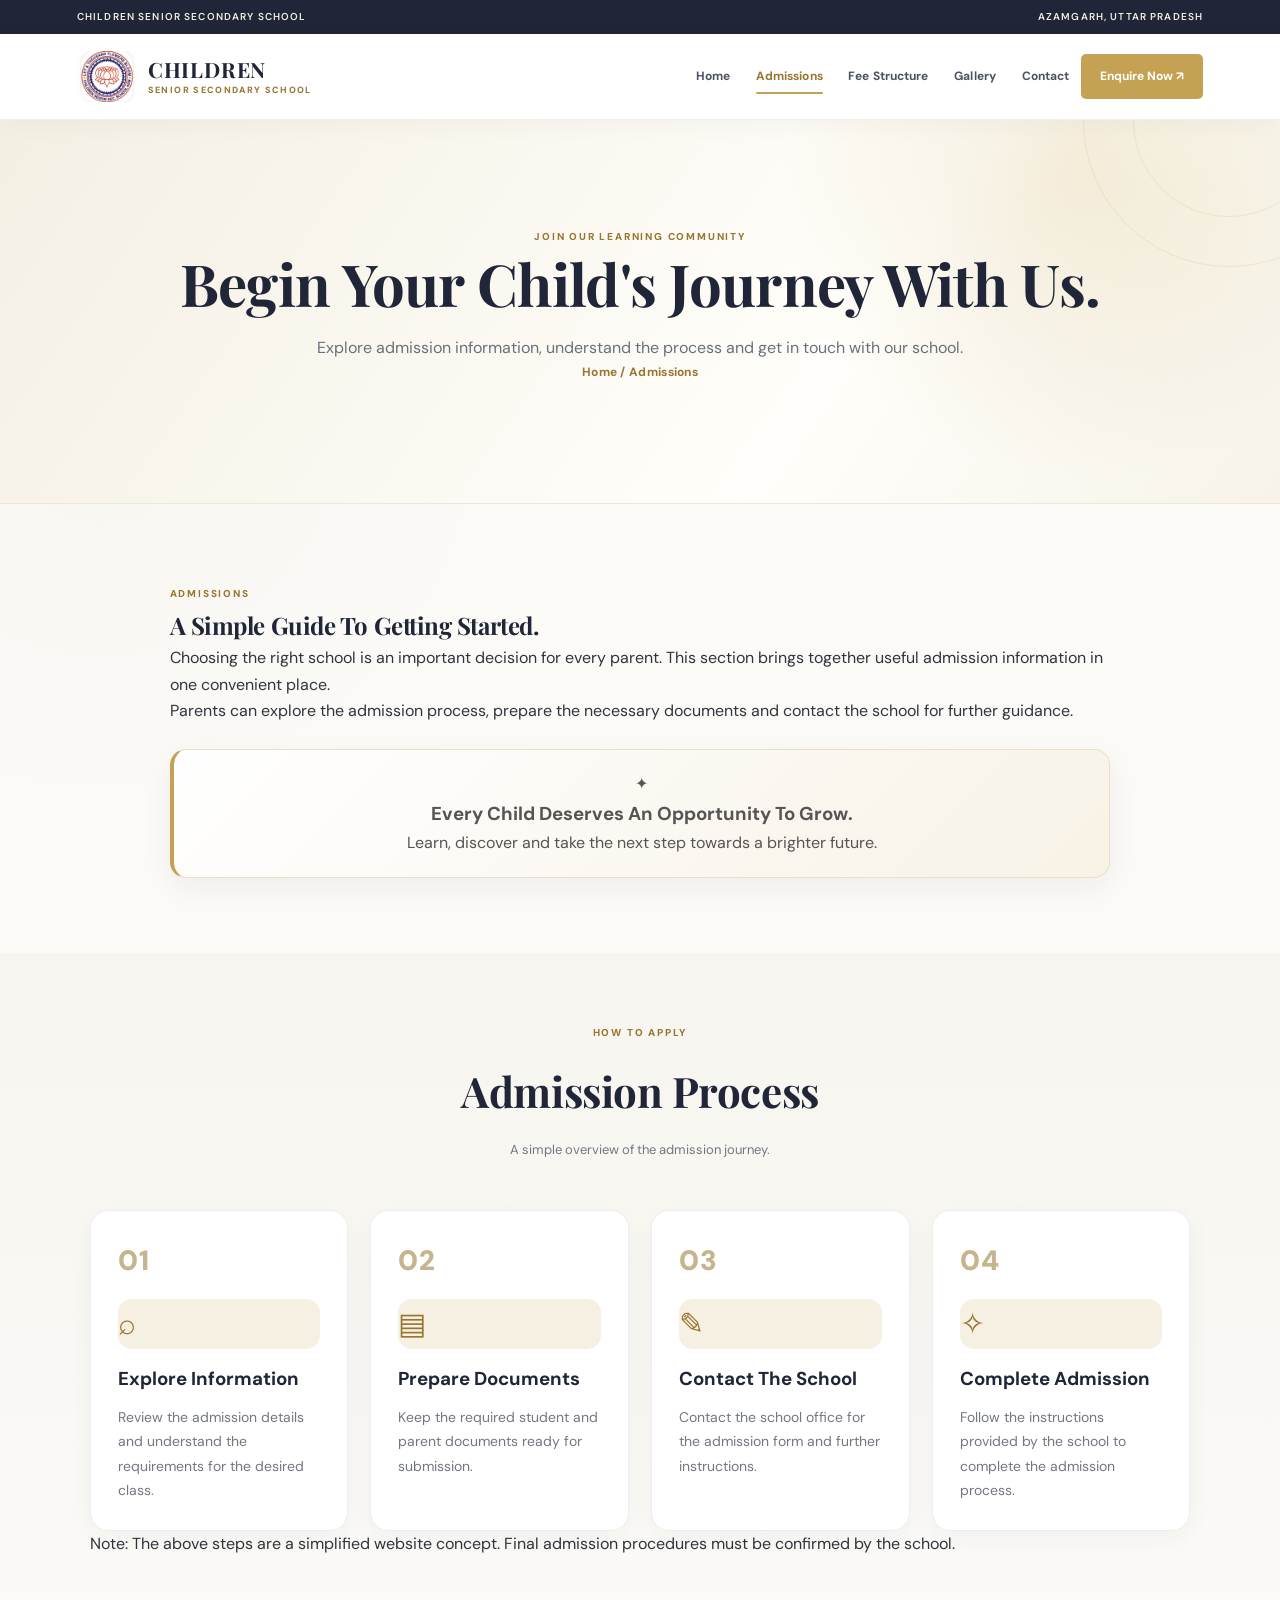
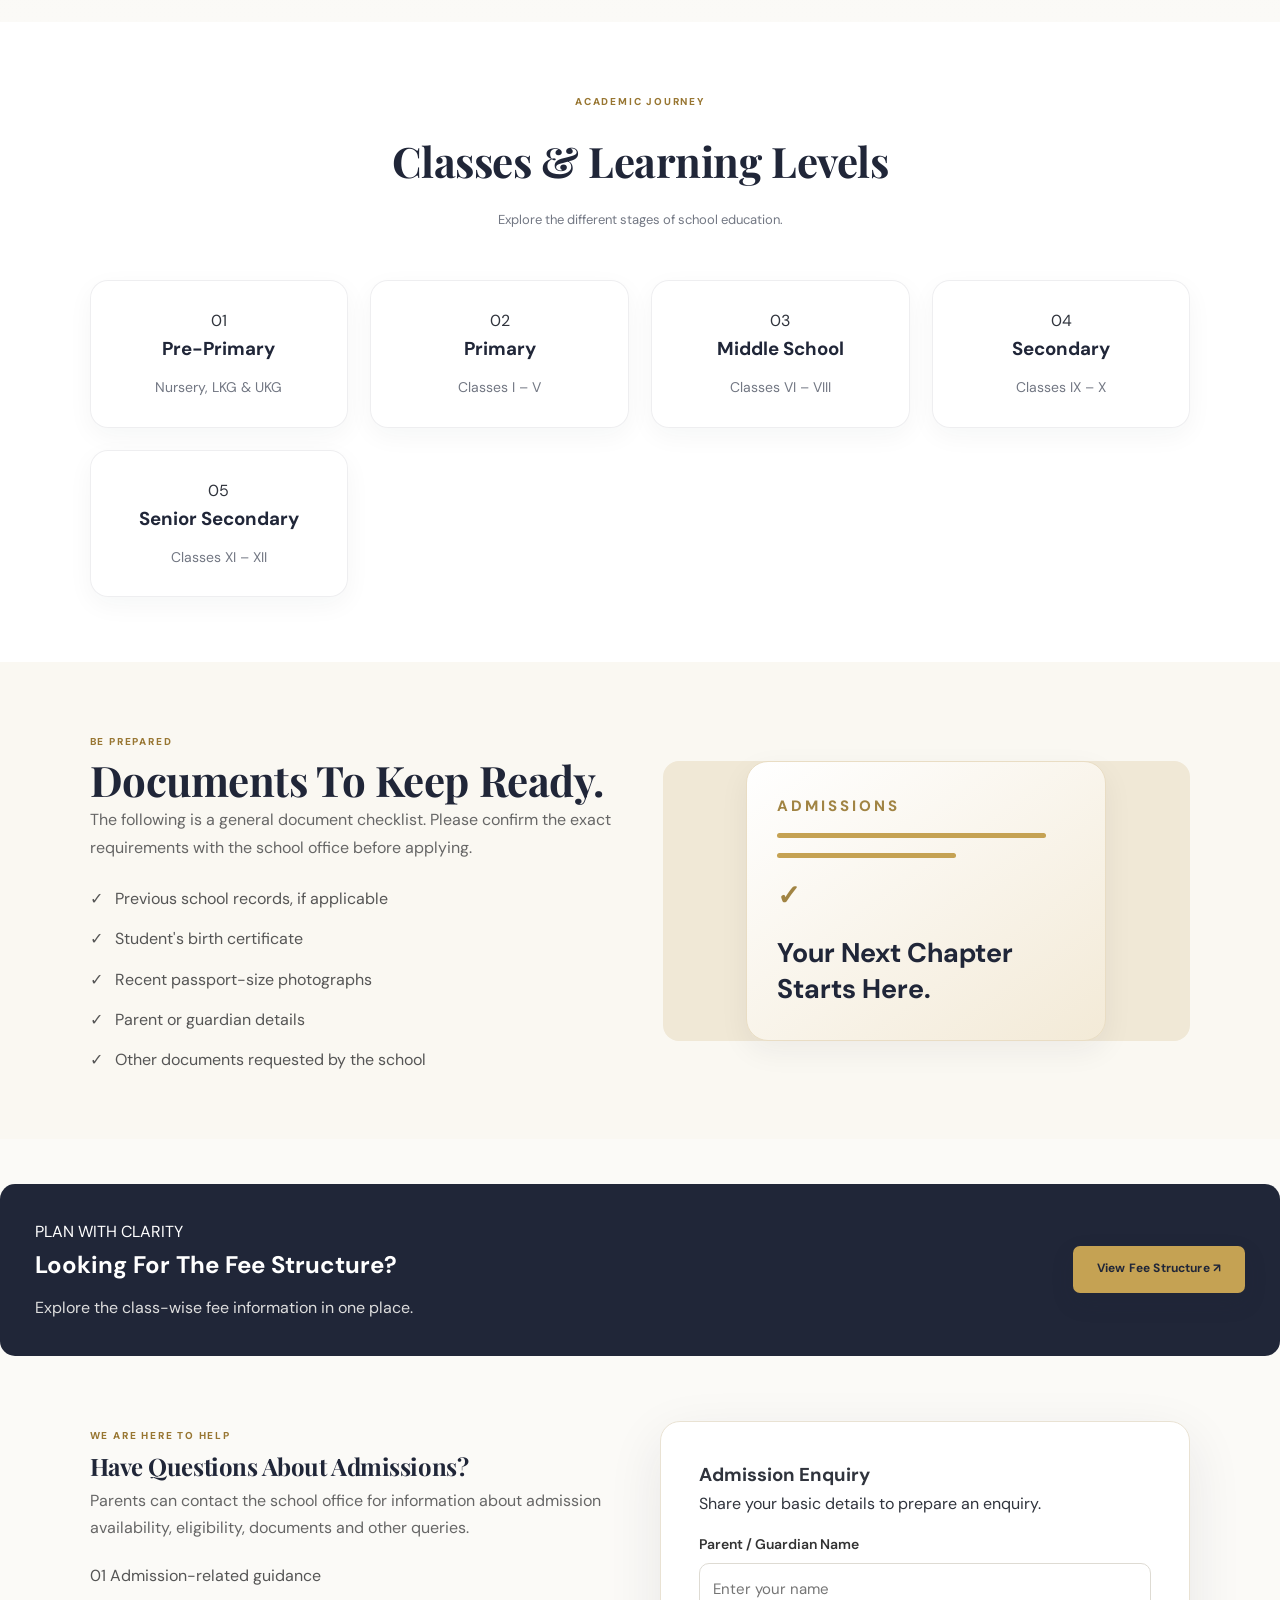
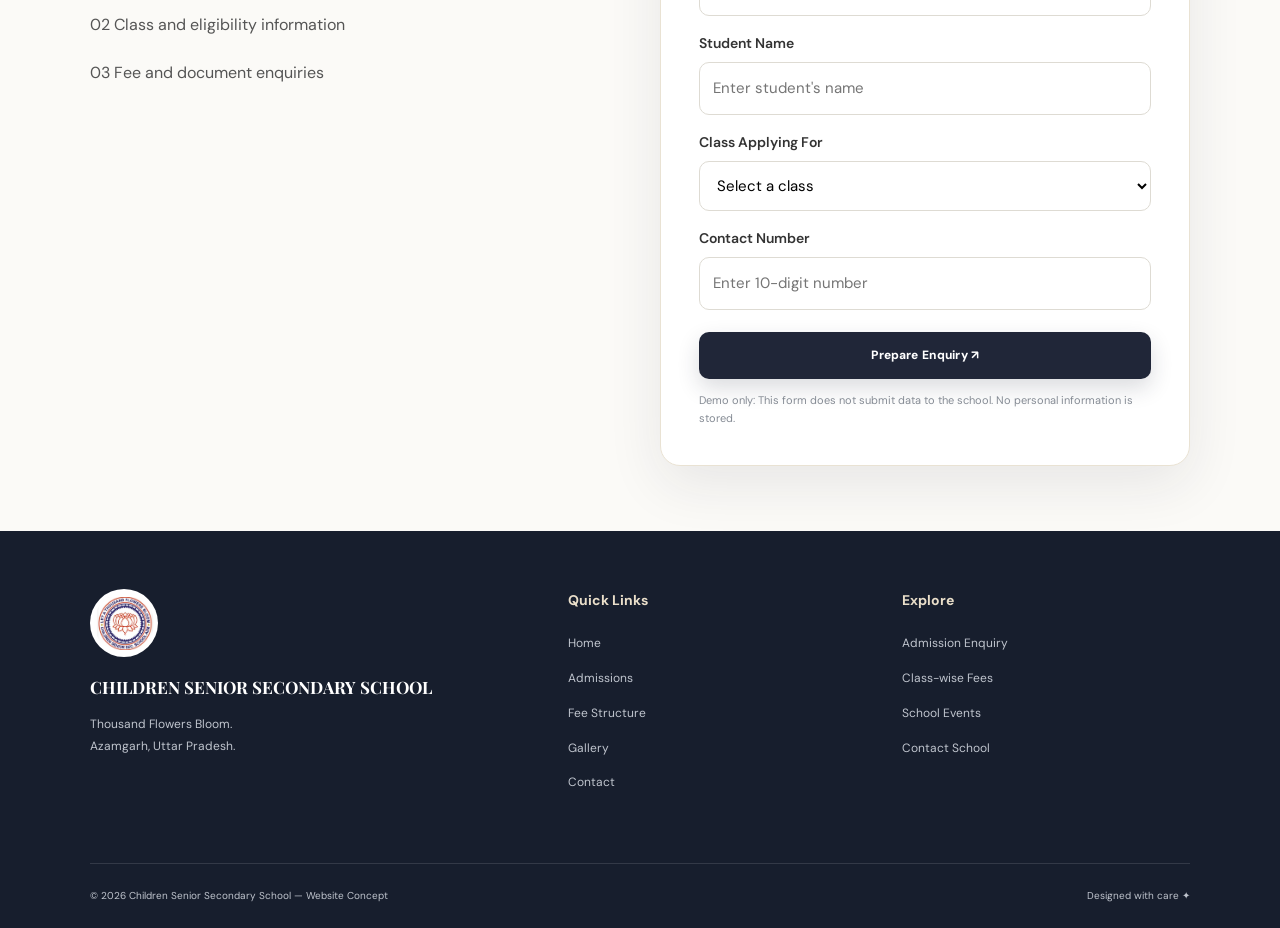
<file: admissions.html>
<!DOCTYPE html>
<html lang="en">
<head>
    <meta charset="UTF-8">
    <meta name="viewport" content="width=device-width, initial-scale=1.0">

    <title>Admissions | Children Senior Secondary School</title>

    <meta name="description" content="Explore admission information, requirements and enquiry details for Children Senior Secondary School, Azamgarh.">

    <link rel="preconnect" href="https://fonts.googleapis.com">
    <link rel="preconnect" href="https://fonts.gstatic.com" crossorigin>

    <link href="https://fonts.googleapis.com/css2?family=DM+Sans:wght@400;500;600;700;800&family=Playfair+Display:wght@500;600;700&display=swap" rel="stylesheet">

    <link rel="stylesheet" href="style.css">
    
</head>

<body>
<a class="skip-link" href="#main-content">Skip to main content</a>

<!-- TOP BAR -->
<div class="topbar">
    <p>CHILDREN SENIOR SECONDARY SCHOOL</p>
    <p>AZAMGARH, UTTAR PRADESH</p>
</div>

<!-- HEADER -->
<header class="header">

    <a href="index.html" class="brand">
        <img src="logo.jpg" alt="School Logo">

        <div class="brand-text">
            <h2>CHILDREN</h2>
            <span>SENIOR SECONDARY SCHOOL</span>
        </div>
    </a>

    <button
        class="menu-toggle"
        id="menu-toggle"
        type="button"
        aria-label="Open navigation"
        aria-controls="navigation"
        aria-expanded="false"
    >
        <span></span>
        <span></span>
        <span></span>
    </button>

    <nav class="navigation" id="navigation" aria-label="Main navigation">
        <a href="index.html">Home</a>
        <a href="admissions.html">Admissions</a>
        <a href="fees.html">Fee Structure</a>
        <a href="gallery.html">Gallery</a>
        <a href="contact.html">Contact</a>
    </nav>

    <a href="#admission-enquiry" class="header-btn">
        Enquire Now ↗
    </a>

</header>

<main id="main-content">

<!-- PAGE HERO -->
<section class="inner-hero">
    <div class="inner-hero-content">
        <span class="section-label">JOIN OUR LEARNING COMMUNITY</span>

        <h1>
            Begin Your Child's
            <span>Journey With Us.</span>
        </h1>

        <p>
            Explore admission information, understand the
            process and get in touch with our school.
        </p>

        <div class="breadcrumb">
            <a href="index.html">Home</a>
            <span>/</span>
            <span>Admissions</span>
        </div>
    </div>
</section>

<!-- INTRODUCTION -->
<section class="admission-intro page-section">

    <div>
        <span class="section-label">ADMISSIONS</span>

        <h2>
            A Simple Guide To
            <span>Getting Started.</span>
        </h2>

        <p>
            Choosing the right school is an important decision
            for every parent. This section brings together
            useful admission information in one convenient place.
        </p>

        <p>
            Parents can explore the admission process, prepare
            the necessary documents and contact the school
            for further guidance.
        </p>
    </div>

    <div class="admission-highlight">
        <span class="highlight-symbol">✦</span>
        <h3>Every Child Deserves An Opportunity To Grow.</h3>
        <p>
            Learn, discover and take the next step towards
            a brighter future.
        </p>
    </div>

</section>

<!-- ADMISSION PROCESS -->
<section class="process-section page-section">

    <div class="section-heading">
        <span>HOW TO APPLY</span>
        <h2>Admission Process</h2>
        <p>A simple overview of the admission journey.</p>
    </div>

    <div class="process-grid">

        <div class="process-card">
            <span class="process-number">01</span>
            <div class="process-icon">⌕</div>
            <h3>Explore Information</h3>
            <p>
                Review the admission details and understand
                the requirements for the desired class.
            </p>
        </div>

        <div class="process-card">
            <span class="process-number">02</span>
            <div class="process-icon">▤</div>
            <h3>Prepare Documents</h3>
            <p>
                Keep the required student and parent
                documents ready for submission.
            </p>
        </div>

        <div class="process-card">
            <span class="process-number">03</span>
            <div class="process-icon">✎</div>
            <h3>Contact The School</h3>
            <p>
                Contact the school office for the admission
                form and further instructions.
            </p>
        </div>

        <div class="process-card">
            <span class="process-number">04</span>
            <div class="process-icon">✧</div>
            <h3>Complete Admission</h3>
            <p>
                Follow the instructions provided by the
                school to complete the admission process.
            </p>
        </div>

    </div>

    <p class="information-note">
        Note: The above steps are a simplified website concept.
        Final admission procedures must be confirmed by the school.
    </p>

</section>

<!-- CLASSES -->
<section class="classes-section page-section">

    <div class="section-heading">
        <span>ACADEMIC JOURNEY</span>
        <h2>Classes & Learning Levels</h2>
        <p>Explore the different stages of school education.</p>
    </div>

    <div class="classes-grid">

        <div class="class-card">
            <span>01</span>
            <h3>Pre-Primary</h3>
            <p>Nursery, LKG & UKG</p>
        </div>

        <div class="class-card">
            <span>02</span>
            <h3>Primary</h3>
            <p>Classes I – V</p>
        </div>

        <div class="class-card">
            <span>03</span>
            <h3>Middle School</h3>
            <p>Classes VI – VIII</p>
        </div>

        <div class="class-card">
            <span>04</span>
            <h3>Secondary</h3>
            <p>Classes IX – X</p>
        </div>

        <div class="class-card">
            <span>05</span>
            <h3>Senior Secondary</h3>
            <p>Classes XI – XII</p>
        </div>

    </div>

</section>


<!-- DOCUMENTS -->
<section class="documents-section page-section">

    <div class="documents-content">

        <div class="documents-info">

            <span class="section-label">BE PREPARED</span>

            <h2>
                Documents To
                <span>Keep Ready.</span>
            </h2>

            <p>
                The following is a general document checklist.
                Please confirm the exact requirements with the
                school office before applying.
            </p>

            <div class="document-list">

                <div class="document-item">
                    <span>✓</span>
                    Previous school records, if applicable
                </div>

                <div class="document-item">
                    <span>✓</span>
                    Student's birth certificate
                </div>

                <div class="document-item">
                    <span>✓</span>
                    Recent passport-size photographs
                </div>

                <div class="document-item">
                    <span>✓</span>
                    Parent or guardian details
                </div>

                <div class="document-item">
                    <span>✓</span>
                    Other documents requested by the school
                </div>

            </div>

        </div>

        <div class="documents-visual">

            <div class="document-art">
                <span>ADMISSIONS</span>
                <div class="document-line"></div>
                <div class="document-line short"></div>
                <div class="document-check">✓</div>
                <h3>Your Next Chapter Starts Here.</h3>
            </div>

        </div>

    </div>

</section>

<!-- FEE LINK -->
<section class="fee-banner">

    <div>
        <span>PLAN WITH CLARITY</span>
        <h2>Looking For The Fee Structure?</h2>
        <p>
            Explore the class-wise fee information in one place.
        </p>
    </div>

    <a href="fees.html" class="primary-btn">
        View Fee Structure ↗
    </a>

</section>

<!-- ENQUIRY -->
<section class="enquiry-section page-section"
    id="admission-enquiry">

    <div class="enquiry-info">

        <span class="section-label">WE ARE HERE TO HELP</span>

        <h2>
            Have Questions About
            <span>Admissions?</span>
        </h2>

        <p>
            Parents can contact the school office for
            information about admission availability,
            eligibility, documents and other queries.
        </p>

        <div class="enquiry-point">
            <span>01</span>
            Admission-related guidance
        </div>

        <div class="enquiry-point">
            <span>02</span>
            Class and eligibility information
        </div>

        <div class="enquiry-point">
            <span>03</span>
            Fee and document enquiries
        </div>

    </div>

    <div class="enquiry-form-card">

        <h3>Admission Enquiry</h3>

        <p>
            Share your basic details to prepare an enquiry.
        </p>

        <form id="admission-form">

            <label for="parent-name">Parent / Guardian Name</label>
            <input
                type="text"
                id="parent-name"
                placeholder="Enter your name"
                required
            >

            <label for="student-name">Student Name</label>
            <input
                type="text"
                id="student-name"
                placeholder="Enter student's name"
                required
            >

            <label for="class-select">Class Applying For</label>
            <select id="class-select" required>
                <option value="">Select a class</option>
                <option>Nursery</option>
                <option>LKG</option>
                <option>UKG</option>
                <option>Class I</option>
                <option>Class II</option>
                <option>Class III</option>
                <option>Class IV</option>
                <option>Class V</option>
                <option>Class VI</option>
                <option>Class VII</option>
                <option>Class VIII</option>
                <option>Class IX</option>
                <option>Class X</option>
                <option>Class XI</option>
                <option>Class XII</option>
            </select>

            <label for="parent-phone">Contact Number</label>
            <input
                type="tel"
                id="parent-phone"
                placeholder="Enter 10-digit number"
                pattern="[0-9]{10}"
                maxlength="10"
                required
            >

            <button type="submit" class="primary-btn form-submit">
                Prepare Enquiry ↗
            </button>

            <p class="form-disclaimer">
                Demo only: This form does not submit data
                to the school. No personal information is stored.
            </p>

        </form>

    </div>

</section>

</main>

<!-- FOOTER -->
<footer class="footer">

    <div class="footer-main">

        <div class="footer-brand">
            <img src="logo.jpg" alt="School Logo">

            <h3>CHILDREN SENIOR SECONDARY SCHOOL</h3>

            <p>
                Thousand Flowers Bloom.<br>
                Azamgarh, Uttar Pradesh.
            </p>
        </div>

        <div class="footer-links">
            <h4>Quick Links</h4>
            <a href="index.html">Home</a>
            <a href="admissions.html">Admissions</a>
            <a href="fees.html">Fee Structure</a>
            <a href="gallery.html">Gallery</a>
            <a href="contact.html">Contact</a>
        </div>

        <div class="footer-links">
            <h4>Explore</h4>
            <a href="#admission-enquiry">Admission Enquiry</a>
            <a href="fees.html">Class-wise Fees</a>
            <a href="gallery.html">School Events</a>
            <a href="contact.html">Contact School</a>
        </div>

    </div>

    <div class="footer-bottom">
        <p>© 2026 Children Senior Secondary School — Website Concept</p>
        <span>Designed with care ✦</span>
    </div>

</footer>

    <script src="script.js" defer></script>
</body>
</html>
</file>
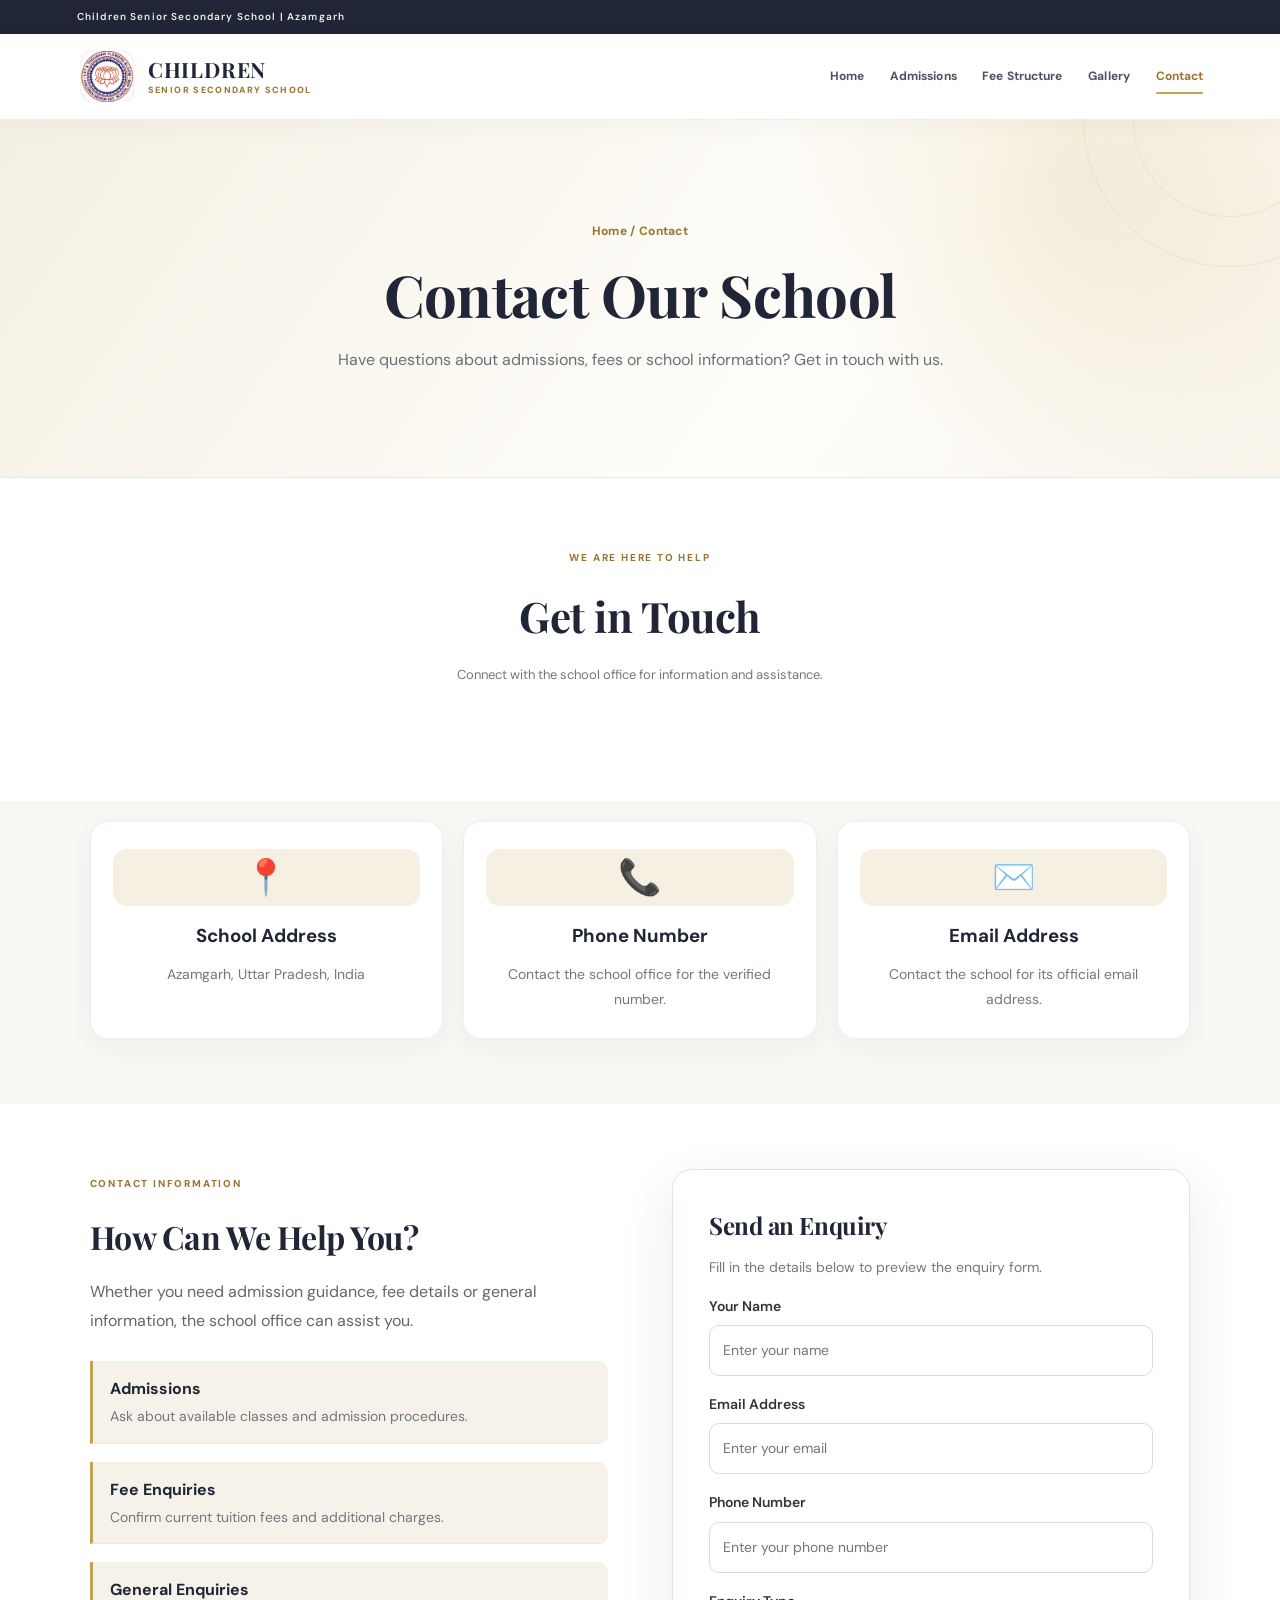
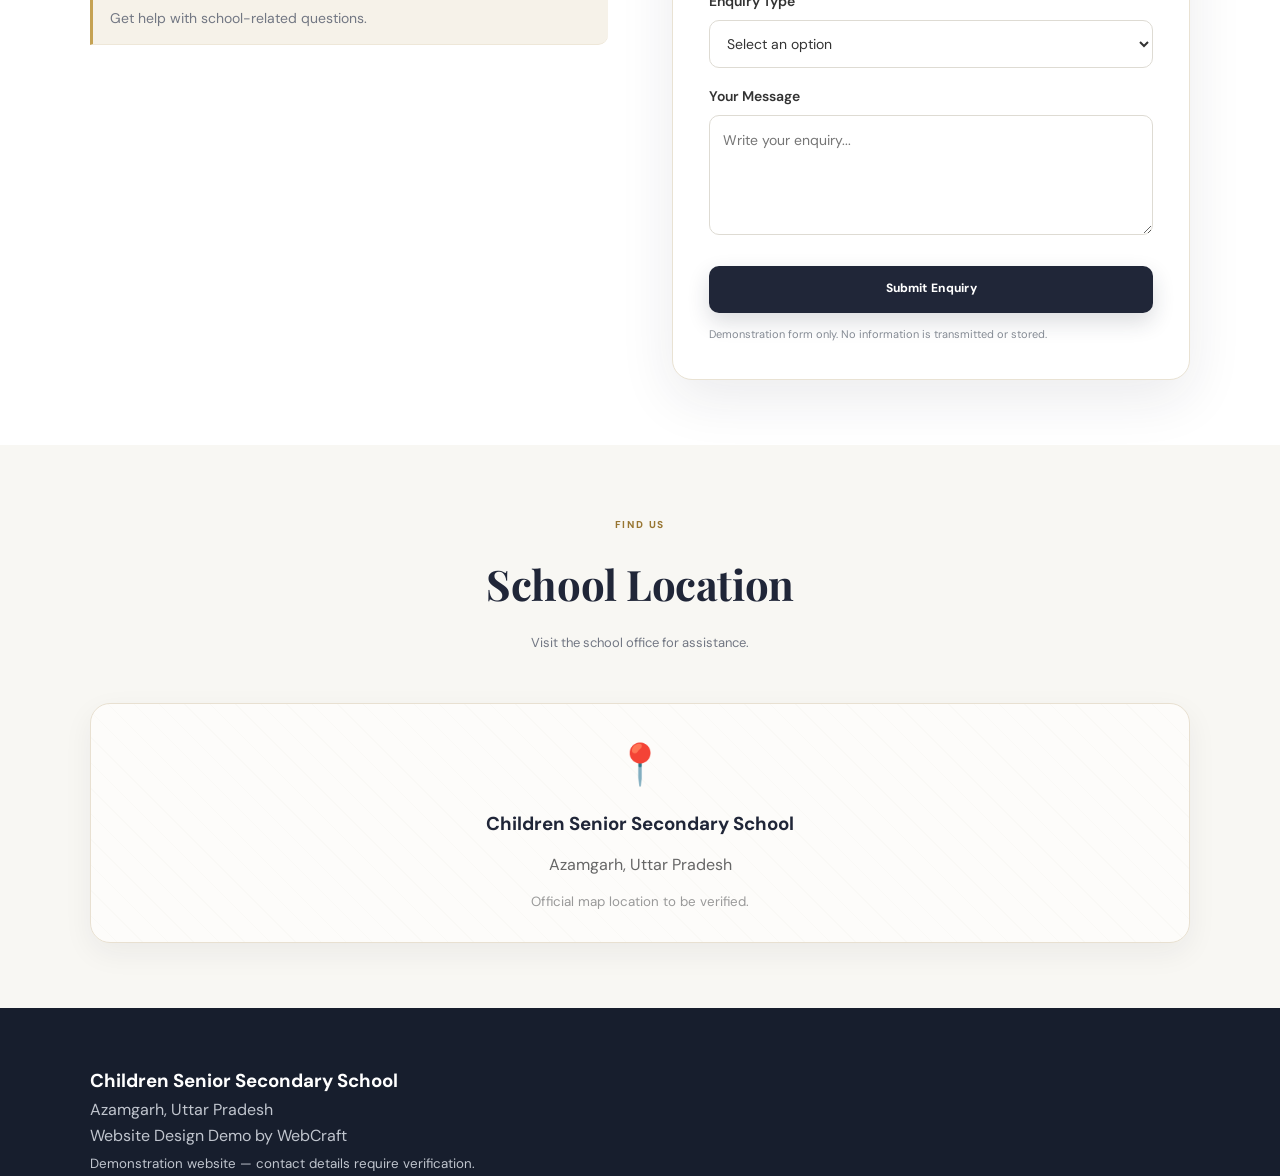
<file: contact.html>
<!DOCTYPE html>
<html lang="en">
<head>
    <meta charset="UTF-8">
    <meta name="viewport" content="width=device-width, initial-scale=1.0">
    <title>Contact Us | Children Senior Secondary School</title>
    <meta name="theme-color" content="#202638">
    <meta name="description" content="Explore school information, admissions, fee details and campus life at Children Senior Secondary School, Azamgarh.">
    <link rel="preconnect" href="https://fonts.googleapis.com">
    <link rel="preconnect" href="https://fonts.gstatic.com" crossorigin>
    <link href="https://fonts.googleapis.com/css2?family=DM+Sans:wght@400;500;600;700;800&family=Playfair+Display:wght@500;600;700&display=swap" rel="stylesheet">
    <link rel="stylesheet" href="style.css">
</head>
<body>
<a class="skip-link" href="#main-content">Skip to main content</a>

<div class="topbar">
    <p>Children Senior Secondary School | Azamgarh</p>
</div>

<header class="header">

    <a href="index.html" class="brand">
        <img src="logo.jpg" alt="School Logo">

        <div class="brand-text">
            <h2>CHILDREN</h2>
            <span>SENIOR SECONDARY SCHOOL</span>
        </div>
    </a>

    <button
        class="menu-toggle"
        id="menu-toggle"
        type="button"
        aria-label="Open navigation"
        aria-controls="navigation"
        aria-expanded="false"
    >
        <span></span>
        <span></span>
        <span></span>
    </button>

    <nav class="navigation" id="navigation" aria-label="Main navigation">
        <a href="index.html">Home</a>
        <a href="admissions.html">Admissions</a>
        <a href="fees.html">Fee Structure</a>
        <a href="gallery.html">Gallery</a>
        <a href="contact.html">Contact</a>
    </nav>

</header>

<main id="main-content">

    <section class="inner-hero">
        <div class="inner-hero-content">
            <div class="breadcrumb">Home / Contact</div>
            <h1>Contact Our School</h1>
            <p>
                Have questions about admissions, fees or school
                information? Get in touch with us.
            </p>
        </div>
    </section>

    <section class="page-section contact-intro">
        <div class="section-heading">
            <span>WE ARE HERE TO HELP</span>
            <h2>Get in Touch</h2>
            <p>
                Connect with the school office for information
                and assistance.
            </p>
        </div>
    </section>

    <section class="page-section contact-details">

        <div class="contact-card">
            <div class="contact-icon">📍</div>
            <h3>School Address</h3>
            <p>Azamgarh, Uttar Pradesh, India</p>
        </div>

        <div class="contact-card">
            <div class="contact-icon">📞</div>
            <h3>Phone Number</h3>
            <p>Contact the school office for the verified number.</p>
        </div>

        <div class="contact-card">
            <div class="contact-icon">✉️</div>
            <h3>Email Address</h3>
            <p>Contact the school for its official email address.</p>
        </div>

    </section>

    <section class="page-section contact-main">

        <div class="contact-info">
            <span>CONTACT INFORMATION</span>
            <h2>How Can We Help You?</h2>

            <p>
                Whether you need admission guidance, fee details
                or general information, the school office can
                assist you.
            </p>

            <div class="contact-point">
                <strong>Admissions</strong>
                <p>Ask about available classes and admission procedures.</p>
            </div>

            <div class="contact-point">
                <strong>Fee Enquiries</strong>
                <p>Confirm current tuition fees and additional charges.</p>
            </div>

            <div class="contact-point">
                <strong>General Enquiries</strong>
                <p>Get help with school-related questions.</p>
            </div>
        </div>

        <div class="contact-form-card">
            <h2>Send an Enquiry</h2>
            <p>Fill in the details below to preview the enquiry form.</p>

            <form id="contact-form">

                <label for="parent-name">Your Name</label>
                <input
                    type="text"
                    id="parent-name"
                    placeholder="Enter your name"
                    required
                >

                <label for="email">Email Address</label>
                <input
                    type="email"
                    id="email"
                    placeholder="Enter your email"
                    required
                >

                <label for="phone">Phone Number</label>
                <input
                    type="tel"
                    id="phone"
                    placeholder="Enter your phone number"
                    required
                >

                <label for="subject">Enquiry Type</label>
                <select id="subject" required>
                    <option value="">Select an option</option>
                    <option>Admission Enquiry</option>
                    <option>Fee Enquiry</option>
                    <option>General Information</option>
                    <option>Other</option>
                </select>

                <label for="message">Your Message</label>
                <textarea
                    id="message"
                    rows="4"
                    placeholder="Write your enquiry..."
                    required
                ></textarea>

                <button type="submit" class="form-submit">
                    Submit Enquiry
                </button>

                <p class="form-disclaimer">
                    Demonstration form only. No information is
                    transmitted or stored.
                </p>

            </form>
        </div>

    </section>

    <section class="page-section contact-map-section">
        <div class="section-heading">
            <span>FIND US</span>
            <h2>School Location</h2>
            <p>Visit the school office for assistance.</p>
        </div>

        <div class="map-placeholder">
            <div>
                <span>📍</span>
                <h3>Children Senior Secondary School</h3>
                <p>Azamgarh, Uttar Pradesh</p>
                <small>Official map location to be verified.</small>
            </div>
        </div>
    </section>

</main>

<footer class="footer">
    <h3>Children Senior Secondary School</h3>
    <p>Azamgarh, Uttar Pradesh</p>
    <p>Website Design Demo by WebCraft</p>
    <small>Demonstration website — contact details require verification.</small>
</footer>





    <script src="script.js" defer></script>
</body>
</html>
</file>
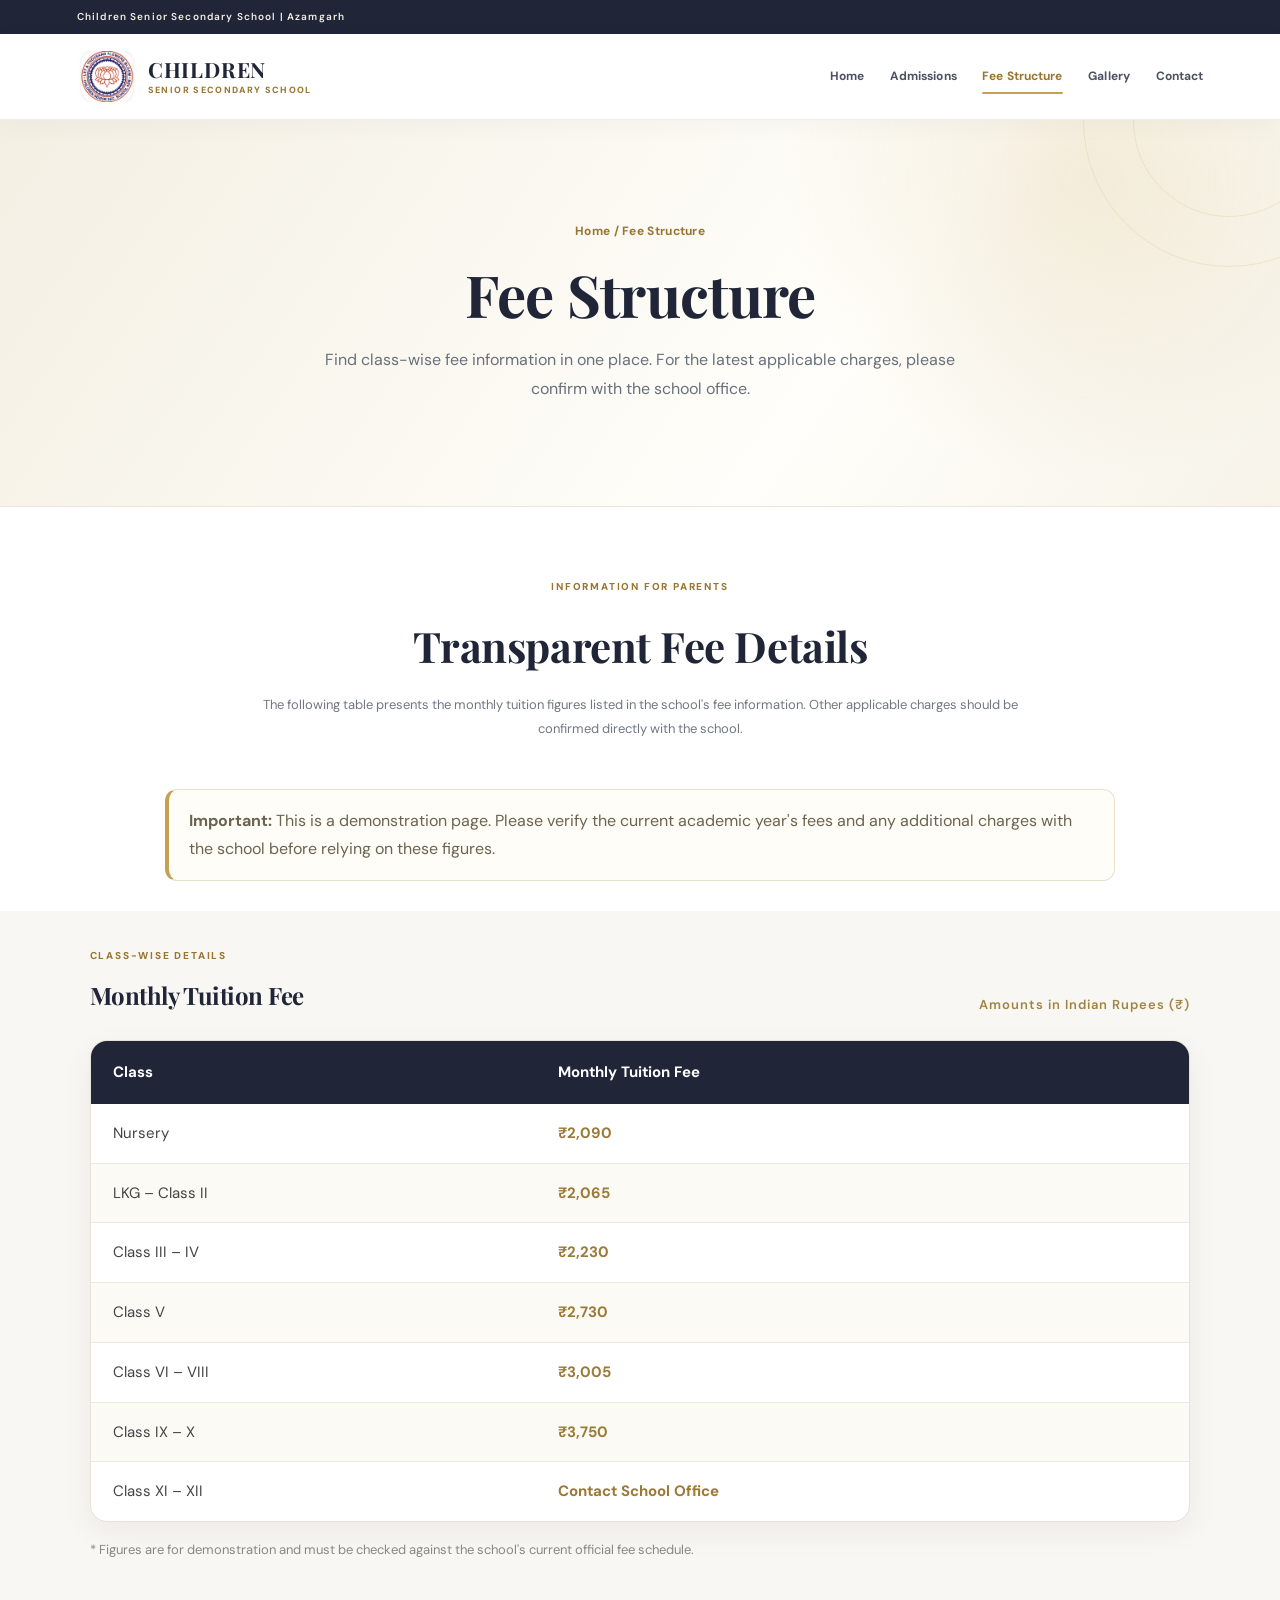
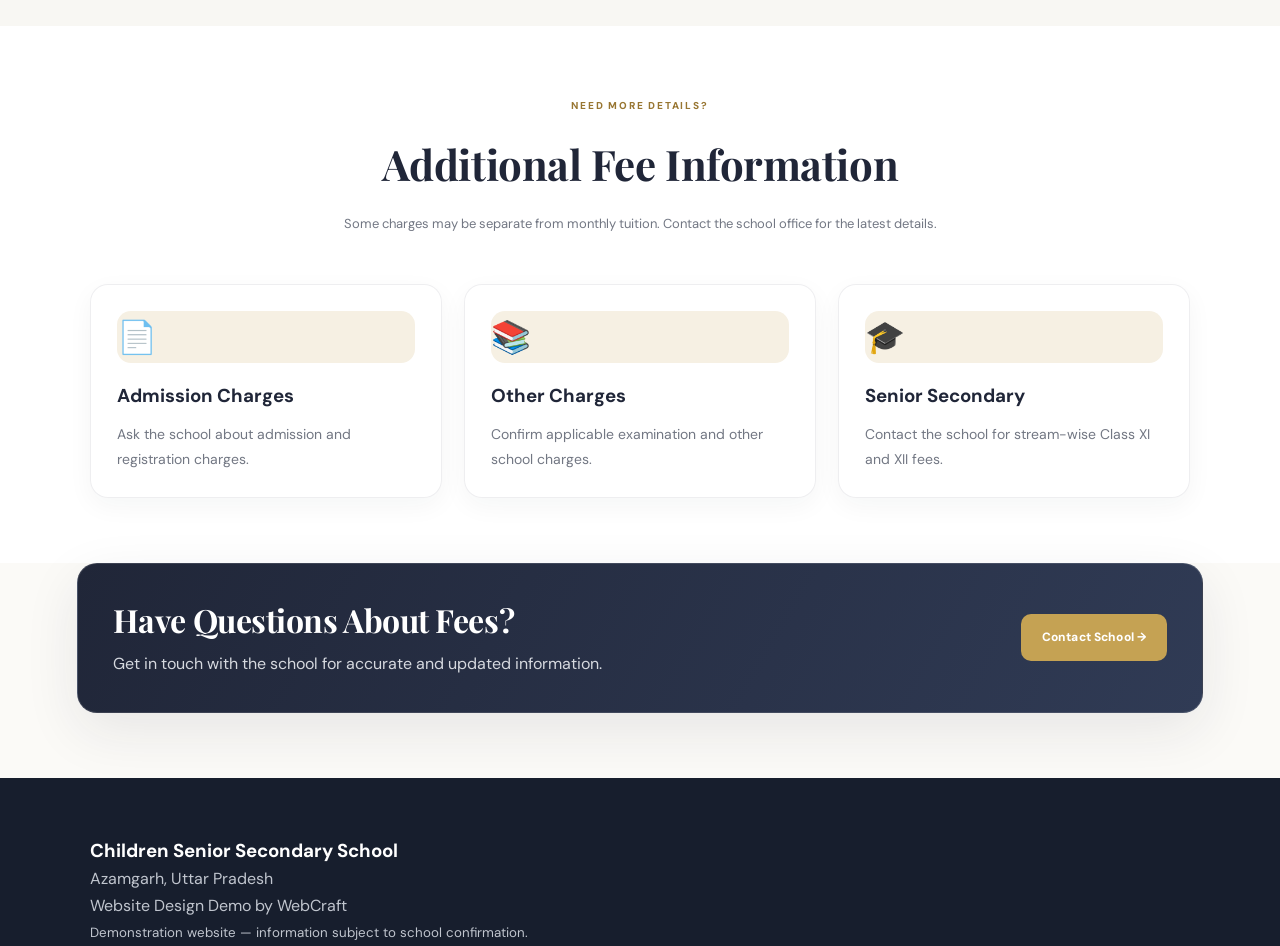
<file: fees.html>
<!DOCTYPE html>
<html lang="en">
<head>
    <meta charset="UTF-8">
    <meta name="viewport" content="width=device-width, initial-scale=1.0">
    <title>Fee Structure | Children Senior Secondary School</title>
    <meta name="theme-color" content="#202638">
    <meta name="description" content="Explore school information, admissions, fee details and campus life at Children Senior Secondary School, Azamgarh.">
    <link rel="preconnect" href="https://fonts.googleapis.com">
    <link rel="preconnect" href="https://fonts.gstatic.com" crossorigin>
    <link href="https://fonts.googleapis.com/css2?family=DM+Sans:wght@400;500;600;700;800&family=Playfair+Display:wght@500;600;700&display=swap" rel="stylesheet">
    <link rel="stylesheet" href="style.css">
</head>
<body>
<a class="skip-link" href="#main-content">Skip to main content</a>

<div class="topbar">
    <p>Children Senior Secondary School | Azamgarh</p>
</div>

<header class="header">

    <a href="index.html" class="brand">
        <img src="logo.jpg" alt="School Logo">

        <div class="brand-text">
            <h2>CHILDREN</h2>
            <span>SENIOR SECONDARY SCHOOL</span>
        </div>
    </a>

    <button
        class="menu-toggle"
        id="menu-toggle"
        type="button"
        aria-label="Open navigation"
        aria-controls="navigation"
        aria-expanded="false"
    >
        <span></span>
        <span></span>
        <span></span>
    </button>

    <nav class="navigation" id="navigation" aria-label="Main navigation">
        <a href="index.html">Home</a>
        <a href="admissions.html">Admissions</a>
        <a href="fees.html">Fee Structure</a>
        <a href="gallery.html">Gallery</a>
        <a href="contact.html">Contact</a>
    </nav>

</header>

<main id="main-content">

    <section class="inner-hero">
        <div class="inner-hero-content">
            <div class="breadcrumb">Home / Fee Structure</div>
            <h1>Fee Structure</h1>
            <p>
                Find class-wise fee information in one place.
                For the latest applicable charges, please confirm
                with the school office.
            </p>
        </div>
    </section>

    <section class="page-section fee-intro">
        <div class="section-heading">
            <span>INFORMATION FOR PARENTS</span>
            <h2>Transparent Fee Details</h2>
            <p>
                The following table presents the monthly tuition
                figures listed in the school's fee information.
                Other applicable charges should be confirmed
                directly with the school.
            </p>
        </div>

        <div class="fee-notice">
            <strong>Important:</strong>
            This is a demonstration page. Please verify the
            current academic year's fees and any additional
            charges with the school before relying on these figures.
        </div>
    </section>

    <section class="page-section fee-table-section">

        <div class="fee-table-heading">
            <div>
                <span>CLASS-WISE DETAILS</span>
                <h2>Monthly Tuition Fee</h2>
            </div>
            <p>Amounts in Indian Rupees (₹)</p>
        </div>

        <div class="fee-table-wrap">
            <table class="fee-table">
                <thead>
                    <tr>
                        <th>Class</th>
                        <th>Monthly Tuition Fee</th>
                    </tr>
                </thead>

                <tbody>
                    <tr>
                        <td>Nursery</td>
                        <td>₹2,090</td>
                    </tr>
                    <tr>
                        <td>LKG – Class II</td>
                        <td>₹2,065</td>
                    </tr>
                    <tr>
                        <td>Class III – IV</td>
                        <td>₹2,230</td>
                    </tr>
                    <tr>
                        <td>Class V</td>
                        <td>₹2,730</td>
                    </tr>
                    <tr>
                        <td>Class VI – VIII</td>
                        <td>₹3,005</td>
                    </tr>
                    <tr>
                        <td>Class IX – X</td>
                        <td>₹3,750</td>
                    </tr>
                    <tr>
                        <td>Class XI – XII</td>
                        <td>Contact School Office</td>
                    </tr>
                </tbody>
            </table>
        </div>

        <p class="fee-footnote">
            * Figures are for demonstration and must be checked
            against the school's current official fee schedule.
        </p>

    </section>

    <section class="page-section fee-extra-section">
        <div class="section-heading">
            <span>NEED MORE DETAILS?</span>
            <h2>Additional Fee Information</h2>
            <p>
                Some charges may be separate from monthly tuition.
                Contact the school office for the latest details.
            </p>
        </div>

        <div class="fee-extra-grid">

            <div class="fee-extra-card">
                <div class="fee-extra-icon">📄</div>
                <h3>Admission Charges</h3>
                <p>Ask the school about admission and registration charges.</p>
            </div>

            <div class="fee-extra-card">
                <div class="fee-extra-icon">📚</div>
                <h3>Other Charges</h3>
                <p>Confirm applicable examination and other school charges.</p>
            </div>

            <div class="fee-extra-card">
                <div class="fee-extra-icon">🎓</div>
                <h3>Senior Secondary</h3>
                <p>Contact the school for stream-wise Class XI and XII fees.</p>
            </div>

        </div>
    </section>

    <section class="page-section fee-contact-banner">
        <div>
            <h2>Have Questions About Fees?</h2>
            <p>Get in touch with the school for accurate and updated information.</p>
        </div>

        <a href="contact.html">Contact School →</a>
    </section>

</main>

<footer class="footer">
    <h3>Children Senior Secondary School</h3>
    <p>Azamgarh, Uttar Pradesh</p>
    <p>Website Design Demo by WebCraft</p>
    <small>Demonstration website — information subject to school confirmation.</small>
</footer>


    <script src="script.js" defer></script>
</body>
</html>
</file>
<file: style.css>
/* =========================================
   CHILDREN SENIOR SECONDARY SCHOOL
   PREMIUM IVORY & GOLDEN DESIGN
========================================= */

:root {
    --bg: #faf9f6;
    --white: #ffffff;
    --gold: #c5a253;
    --gold-dark: #a78337;
    --gold-light: #e9d9b2;
    --navy: #202638;
    --text: #33343a;
    --muted: #777982;
    --border: #ece8df;
    --shadow: 0 18px 50px rgba(35, 31, 24, 0.08);
}

* {
    margin: 0;
    padding: 0;
    box-sizing: border-box;
}

html {
    scroll-behavior: smooth;
    scroll-padding-top: 100px;
}

body {
    background: var(--bg);
    color: var(--text);
    font-family: 'DM Sans', sans-serif;
    overflow-x: hidden;
}

a {
    text-decoration: none;
    color: inherit;
}

button {
    font-family: inherit;
}

img {
    display: block;
    max-width: 100%;
}

::selection {
    background: var(--gold);
    color: white;
}

/* =========================================
   TOP BAR
========================================= */

.topbar {
    min-height: 35px;
    padding: 8px 6%;
    background: var(--navy);
    color: #e9e4d9;
    display: flex;
    justify-content: space-between;
    align-items: center;
    gap: 15px;
    font-size: 10px;
    letter-spacing: 1.3px;
    font-weight: 600;
}

/* =========================================
   HEADER
========================================= */

.header {
    min-height: 88px;
    padding: 14px 6%;
    display: flex;
    align-items: center;
    justify-content: space-between;
    gap: 25px;
    background: rgba(255, 255, 255, 0.96);
    border-bottom: 1px solid var(--border);
    position: sticky;
    top: 0;
    z-index: 1000;
    backdrop-filter: blur(15px);
}

.brand {
    display: flex;
    align-items: center;
    gap: 12px;
    flex-shrink: 0;
}

.brand img {
    width: 56px;
    height: 56px;
    object-fit: contain;
}

.brand-text h2 {
    font-family: 'Playfair Display', serif;
    font-size: 22px;
    color: var(--navy);
    letter-spacing: 1px;
}

.brand-text span {
    display: block;
    font-size: 9px;
    letter-spacing: 1.4px;
    color: var(--gold-dark);
    font-weight: 700;
    margin-top: 3px;
}

.navigation {
    display: flex;
    align-items: center;
    gap: 25px;
}

.navigation a {
    color: #55565d;
    font-size: 13px;
    font-weight: 600;
    transition: 0.3s;
    position: relative;
}

.navigation a:hover,
.navigation a.active {
    color: var(--gold-dark);
}

.navigation a::after {
    content: "";
    position: absolute;
    bottom: -8px;
    left: 0;
    width: 0;
    height: 2px;
    background: var(--gold);
    transition: width 0.3s;
}

.navigation a:hover::after,
.navigation a.active::after {
    width: 100%;
}

.header-btn {
    padding: 13px 19px;
    border-radius: 5px;
    background: var(--gold);
    color: white;
    font-size: 12px;
    font-weight: 700;
    transition: 0.3s;
    white-space: nowrap;
}

.header-btn:hover,
.primary-btn:hover,
.cta-btn:hover {
    background: var(--gold-dark);
    transform: translateY(-3px);
}

.menu-toggle {
    display: none;
    width: 43px;
    height: 43px;
    border: 1px solid var(--border);
    background: white;
    border-radius: 6px;
    cursor: pointer;
    padding: 10px;
}

.menu-toggle span {
    display: block;
    height: 2px;
    width: 100%;
    background: var(--navy);
    margin: 5px 0;
    transition: 0.3s;
}

/* =========================================
   HERO SECTION
========================================= */

.hero {
    min-height: 610px;
    padding: 85px 8% 100px;
    display: grid;
    grid-template-columns: 1fr 0.95fr;
    align-items: center;
    gap: 65px;
    position: relative;
    overflow: hidden;
}

.hero::before {
    content: "";
    position: absolute;
    width: 470px;
    height: 470px;
    border-radius: 50%;
    background: rgba(197, 162, 83, 0.055);
    top: -220px;
    left: -170px;
    pointer-events: none;
}

.hero-content {
    position: relative;
    z-index: 2;
    animation: fadeUp 0.9s ease both;
}

.hero-tag {
    display: inline-flex;
    align-items: center;
    gap: 10px;
    padding: 10px 15px;
    border: 1px solid var(--gold-light);
    border-radius: 30px;
    color: var(--gold-dark);
    font-size: 10px;
    font-weight: 700;
    letter-spacing: 1.6px;
    margin-bottom: 28px;
}

.gold-dot {
    height: 7px;
    width: 7px;
    border-radius: 50%;
    background: var(--gold);
    box-shadow: 0 0 10px var(--gold);
}

.hero h1 {
    font-family: 'Playfair Display', serif;
    font-size: clamp(42px, 5.2vw, 70px);
    line-height: 1.12;
    color: var(--navy);
    font-weight: 600;
    letter-spacing: -1.5px;
}

.hero h1 span {
    color: var(--gold-dark);
}

.hero-content > p {
    max-width: 490px;
    margin-top: 25px;
    color: var(--muted);
    line-height: 1.9;
    font-size: 14px;
}

.hero-actions {
    display: flex;
    align-items: center;
    gap: 14px;
    flex-wrap: wrap;
    margin-top: 32px;
}

.primary-btn,
.secondary-btn {
    padding: 15px 22px;
    border-radius: 5px;
    font-size: 12px;
    font-weight: 700;
    transition: 0.3s;
}

.primary-btn {
    background: var(--gold);
    color: white;
    box-shadow: 0 8px 22px rgba(197, 162, 83, 0.2);
}

.secondary-btn {
    border: 1px solid var(--border);
    color: var(--navy);
    background: white;
}

.secondary-btn:hover {
    border-color: var(--gold);
    color: var(--gold-dark);
}

.hero-note {
    margin-top: 45px;
    color: #888;
    font-size: 10px;
    letter-spacing: 2px;
    font-weight: 700;
}

.hero-note span {
    color: var(--gold);
    margin-right: 8px;
}

/* Hero Image */

.hero-visual {
    position: relative;
    padding: 0 10px 20px 0;
    animation: fadeUp 1.1s ease both;
}

.hero-image {
    height: 440px;
    width: 100%;
    border-radius: 48% 48% 5px 5px;
    overflow: hidden;
    position: relative;
    box-shadow: var(--shadow);
}

.hero-image::after {
    content: "";
    position: absolute;
    inset: 0;
    background: linear-gradient(
        to top,
        rgba(20, 25, 40, 0.25),
        transparent 45%
    );
}

.hero-image img {
    height: 100%;
    width: 100%;
    object-fit: cover;
    transition: transform 0.8s;
}

.hero-image:hover img {
    transform: scale(1.06);
}

.floating-card {
    position: absolute;
    left: -55px;
    bottom: 48px;
    z-index: 3;
    background: white;
    padding: 17px 22px;
    display: flex;
    align-items: center;
    gap: 13px;
    border-radius: 8px;
    box-shadow: var(--shadow);
    animation: float 4s ease-in-out infinite;
}

.floating-icon {
    width: 40px;
    height: 40px;
    display: grid;
    place-items: center;
    background: #f7f0df;
    color: var(--gold-dark);
    border-radius: 50%;
    font-size: 20px;
}

.floating-card strong {
    display: block;
    font-size: 12px;
    color: var(--navy);
}

.floating-card small {
    display: block;
    margin-top: 5px;
    color: var(--muted);
    font-size: 10px;
}

.hero-decoration {
    position: absolute;
    top: -25px;
    right: -20px;
    width: 110px;
    height: 110px;
    border: 1px solid var(--gold-light);
    border-radius: 50%;
    z-index: -1;
}

/* =========================================
   SECTION COMMON
========================================= */

.section-heading {
    text-align: center;
    max-width: 650px;
    margin: 0 auto 48px;
}

.section-heading > span,
.section-label {
    color: var(--gold-dark);
    font-size: 10px;
    font-weight: 800;
    letter-spacing: 2px;
}

.section-heading h2 {
    font-family: 'Playfair Display', serif;
    color: var(--navy);
    font-size: clamp(28px, 3.5vw, 42px);
    margin-top: 13px;
}

.section-heading p {
    color: var(--muted);
    font-size: 13px;
    margin-top: 12px;
    line-height: 1.7;
}

/* =========================================
   QUICK ACCESS
========================================= */

.quick-section {
    padding: 90px 8%;
    background: white;
}

.quick-grid {
    display: grid;
    grid-template-columns: repeat(4, 1fr);
    gap: 20px;
}

.quick-card {
    background: var(--bg);
    border: 1px solid var(--border);
    border-radius: 8px;
    padding: 29px 23px;
    transition: 0.35s;
    position: relative;
    overflow: hidden;
}

.quick-card:hover {
    transform: translateY(-8px);
    border-color: var(--gold-light);
    box-shadow: var(--shadow);
    background: white;
}

.quick-icon {
    width: 48px;
    height: 48px;
    border-radius: 8px;
    background: #f3ead5;
    color: var(--gold-dark);
    display: grid;
    place-items: center;
    font-size: 23px;
    margin-bottom: 24px;
}

.quick-card h3 {
    font-family: 'Playfair Display', serif;
    color: var(--navy);
    font-size: 19px;
}

.quick-card p {
    color: var(--muted);
    font-size: 12px;
    line-height: 1.7;
    margin: 12px 0 22px;
}

.quick-card > span {
    color: var(--gold-dark);
    font-size: 11px;
    font-weight: 800;
}

/* =========================================
   ABOUT
========================================= */

.about-section {
    padding: 105px 8%;
    display: grid;
    grid-template-columns: 1fr 1fr;
    align-items: center;
    gap: 85px;
}

.about-image {
    position: relative;
}

.about-image img {
    width: 100%;
    height: 440px;
    object-fit: cover;
    border-radius: 6px;
    box-shadow: var(--shadow);
}

.about-label {
    position: absolute;
    bottom: -18px;
    right: -20px;
    background: white;
    padding: 18px 24px;
    box-shadow: var(--shadow);
    color: var(--navy);
    font-size: 10px;
    font-weight: 800;
    letter-spacing: 1.2px;
}

.about-label span {
    color: var(--gold);
    margin-right: 8px;
}

.about-content h2 {
    font-family: 'Playfair Display', serif;
    color: var(--navy);
    font-size: clamp(32px, 4vw, 46px);
    line-height: 1.2;
    margin: 17px 0 25px;
}

.about-content h2 span {
    color: var(--gold-dark);
}

.about-content p {
    color: var(--muted);
    font-size: 13px;
    line-height: 1.95;
    margin-bottom: 16px;
}

.text-link {
    display: inline-block;
    margin-top: 16px;
    color: var(--gold-dark);
    font-size: 12px;
    font-weight: 800;
    border-bottom: 1px solid var(--gold-light);
    padding-bottom: 6px;
    transition: 0.3s;
}

.text-link:hover {
    color: var(--navy);
    border-color: var(--navy);
}

/* =========================================
   HIGHLIGHTS
========================================= */

.highlights-section {
    padding: 90px 8%;
    background: #f2efe8;
}

.highlight-grid {
    display: grid;
    grid-template-columns: repeat(4, 1fr);
    gap: 18px;
}

.highlight-card {
    background: white;
    padding: 30px 24px;
    border-radius: 6px;
    border-bottom: 3px solid transparent;
    transition: 0.35s;
}

.highlight-card:hover {
    border-color: var(--gold);
    transform: translateY(-6px);
    box-shadow: var(--shadow);
}

.highlight-card > span {
    color: var(--gold);
    font-family: 'Playfair Display', serif;
    font-size: 28px;
}

.highlight-card h3 {
    color: var(--navy);
    font-family: 'Playfair Display', serif;
    font-size: 17px;
    margin: 22px 0 12px;
}

.highlight-card p {
    color: var(--muted);
    font-size: 12px;
    line-height: 1.8;
}

/* =========================================
   GALLERY PREVIEW
========================================= */

.gallery-preview {
    padding: 100px 8%;
    background: white;
}

.gallery-heading {
    display: flex;
    justify-content: space-between;
    align-items: end;
    gap: 20px;
    margin-bottom: 35px;
}

.gallery-heading h2 {
    font-family: 'Playfair Display', serif;
    color: var(--navy);
    font-size: clamp(30px, 4vw, 42px);
    margin-top: 12px;
}

.gallery-heading .text-link {
    margin-bottom: 5px;
}

.gallery-grid {
    display: grid;
    grid-template-columns: 1.2fr 1fr 1fr;
    gap: 18px;
}

.gallery-item {
    height: 280px;
    position: relative;
    overflow: hidden;
    border-radius: 6px;
}

.gallery-item img {
    width: 100%;
    height: 100%;
    object-fit: cover;
    transition: transform 0.6s;
}

.gallery-item:hover img {
    transform: scale(1.09);
}

.gallery-caption {
    position: absolute;
    bottom: 0;
    left: 0;
    right: 0;
    padding: 35px 20px 20px;
    background: linear-gradient(transparent, rgba(15, 20, 32, 0.8));
    color: white;
    font-size: 13px;
    font-weight: 700;
}

.demo-note {
    margin-top: 18px;
    color: var(--muted);
    font-size: 10px;
    text-align: center;
}

/* =========================================
   ADMISSION CTA
========================================= */

.admission-cta {
    margin: 0 8% 90px;
    padding: 55px 60px;
    background: var(--navy);
    border-radius: 8px;
    display: flex;
    align-items: center;
    justify-content: space-between;
    gap: 30px;
    position: relative;
    overflow: hidden;
}

.admission-cta::after {
    content: "";
    position: absolute;
    width: 260px;
    height: 260px;
    border: 1px solid rgba(255, 255, 255, 0.09);
    border-radius: 50%;
    right: 15%;
    top: -130px;
    pointer-events: none;
}

.admission-cta > div {
    position: relative;
    z-index: 2;
}

.admission-cta > div > span {
    color: var(--gold-light);
    font-size: 10px;
    font-weight: 800;
    letter-spacing: 2px;
}

.admission-cta h2 {
    font-family: 'Playfair Display', serif;
    color: white;
    font-size: clamp(24px, 3vw, 35px);
    margin: 13px 0;
}

.admission-cta p {
    color: #c4c6ce;
    font-size: 12px;
    line-height: 1.7;
}

.cta-btn {
    position: relative;
    z-index: 2;
    background: var(--gold);
    color: white;
    padding: 16px 23px;
    border-radius: 5px;
    font-size: 12px;
    font-weight: 800;
    white-space: nowrap;
    transition: 0.3s;
}

/* =========================================
   FOOTER
========================================= */

.footer {
    background: #171d2b;
    color: white;
    padding: 65px 8% 0;
}

.footer-main {
    display: grid;
    grid-template-columns: 1.5fr 1fr 1fr;
    gap: 55px;
    padding-bottom: 55px;
}

.footer-brand img {
    width: 68px;
    height: 68px;
    object-fit: contain;
    background: white;
    padding: 4px;
    border-radius: 50%;
    margin-bottom: 18px;
}

.footer-brand h3 {
    font-family: 'Playfair Display', serif;
    font-size: 17px;
    line-height: 1.5;
}

.footer-brand p {
    color: #b5b7c0;
    font-size: 12px;
    line-height: 1.9;
    margin-top: 12px;
}

.footer-links h4 {
    font-size: 14px;
    margin-bottom: 22px;
    color: var(--gold-light);
}

.footer-links a {
    display: block;
    width: fit-content;
    color: #b5b7c0;
    font-size: 12px;
    margin-bottom: 15px;
    transition: 0.3s;
}

.footer-links a:hover {
    color: var(--gold-light);
    transform: translateX(4px);
}

.footer-bottom {
    min-height: 65px;
    border-top: 1px solid rgba(255,255,255,0.1);
    display: flex;
    justify-content: space-between;
    align-items: center;
    gap: 15px;
    color: #a9acb6;
    font-size: 10px;
}

/* =========================================
   ANIMATIONS
========================================= */

@keyframes fadeUp {
    from {
        opacity: 0;
        transform: translateY(30px);
    }

    to {
        opacity: 1;
        transform: translateY(0);
    }
}

@keyframes float {
    0%, 100% {
        transform: translateY(0);
    }

    50% {
        transform: translateY(-10px);
    }
}

/* JS SCROLL REVEAL */

.reveal {
    opacity: 0;
    transform: translateY(30px);
    transition: opacity 0.7s ease, transform 0.7s ease;
}

.reveal.show {
    opacity: 1;
    transform: translateY(0);
}

/* =========================================
   RESPONSIVE TABLET
========================================= */

@media (max-width: 1050px) {

    .header {
        padding: 14px 4%;
        gap: 15px;
    }

    .navigation {
        gap: 15px;
    }

    .navigation a {
        font-size: 11px;
    }

    .header-btn {
        padding: 12px;
        font-size: 10px;
    }

    .hero,
    .quick-section,
    .about-section,
    .highlights-section,
    .gallery-preview {
        padding-left: 5%;
        padding-right: 5%;
    }

    .quick-grid,
    .highlight-grid {
        grid-template-columns: repeat(2, 1fr);
    }

    .hero {
        gap: 35px;
    }

    .about-section {
        gap: 45px;
    }
}

/* =========================================
   RESPONSIVE MOBILE
========================================= */

@media (max-width: 760px) {

    .topbar {
        padding: 9px 4%;
        font-size: 8px;
        letter-spacing: 0.6px;
    }

    .header {
        min-height: 75px;
        padding: 10px 5%;
        justify-content: space-between;
    }

    .brand {
        gap: 9px;
    }

    .brand img {
        width: 46px;
        height: 46px;
    }

    .brand-text h2 {
        font-size: 18px;
    }

    .brand-text span {
        font-size: 7px;
        letter-spacing: 0.8px;
    }

    .header-btn {
        display: none;
    }

    .menu-toggle {
        display: block;
    }

    .navigation {
        position: absolute;
        top: 100%;
        left: 0;
        right: 0;
        background: white;
        display: flex;
        flex-direction: column;
        align-items: stretch;
        gap: 0;
        padding: 0 6%;
        max-height: 0;
        overflow: hidden;
        opacity: 0;
        visibility: hidden;
        box-shadow: 0 15px 25px rgba(0,0,0,0.06);
        transition: 0.35s ease;
    }

    .navigation.active {
        max-height: 380px;
        opacity: 1;
        visibility: visible;
        padding-top: 10px;
        padding-bottom: 15px;
    }

    .navigation a {
        font-size: 13px;
        padding: 15px 5px;
        border-bottom: 1px solid var(--border);
    }

    .navigation a::after {
        display: none;
    }

    .menu-toggle.active span:nth-child(1) {
        transform: translateY(7px) rotate(45deg);
    }

    .menu-toggle.active span:nth-child(2) {
        opacity: 0;
    }

    .menu-toggle.active span:nth-child(3) {
        transform: translateY(-7px) rotate(-45deg);
    }

    /* HERO */

    .hero {
        min-height: auto;
        padding: 65px 6% 75px;
        grid-template-columns: 1fr;
        gap: 50px;
    }

    .hero h1 {
        font-size: clamp(39px, 10vw, 55px);
    }

    .hero-content > p {
        font-size: 13px;
    }

    .hero-visual {
        max-width: 500px;
        width: 100%;
        margin: auto;
    }

    .hero-image {
        height: 350px;
    }

    .floating-card {
        left: -5px;
        bottom: 35px;
        padding: 13px;
    }

    .hero-decoration {
        right: -5px;
    }

    /* SECTIONS */

    .quick-section,
    .highlights-section {
        padding: 70px 6%;
    }

    .quick-grid,
    .highlight-grid {
        grid-template-columns: repeat(2, 1fr);
        gap: 12px;
    }

    .quick-card {
        padding: 22px 15px;
    }

    .quick-card h3 {
        font-size: 16px;
    }

    .quick-card p {
        font-size: 11px;
    }

    .about-section {
        padding: 75px 6%;
        grid-template-columns: 1fr;
        gap: 55px;
    }

    .about-image img {
        height: 330px;
    }

    .about-label {
        right: -5px;
    }

    .about-content h2 {
        font-size: 35px;
    }

    .gallery-preview {
        padding: 75px 6%;
    }

    .gallery-grid {
        grid-template-columns: 1fr 1fr;
        gap: 12px;
    }

    .gallery-item {
        height: 210px;
    }

    .gallery-item:first-child {
        grid-column: span 2;
        height: 260px;
    }

    .gallery-heading {
        align-items: start;
        flex-direction: column;
        gap: 8px;
    }

    .gallery-heading h2 {
        font-size: 32px;
    }

    .admission-cta {
        margin: 0 5% 70px;
        padding: 38px 25px;
        flex-direction: column;
        align-items: flex-start;
    }

    .footer {
        padding: 50px 6% 0;
    }

    .footer-main {
        grid-template-columns: 1fr 1fr;
        gap: 35px 20px;
    }

    .footer-brand {
        grid-column: span 2;
    }

    .footer-bottom {
        padding: 18px 0;
        flex-direction: column;
        align-items: flex-start;
        line-height: 1.7;
    }
}

/* =========================================
   SMALL MOBILE
========================================= */

@media (max-width: 380px) {

    .topbar {
        font-size: 7px;
    }

    .brand-text h2 {
        font-size: 16px;
    }

    .brand img {
        width: 40px;
        height: 40px;
    }

    .quick-grid,
    .highlight-grid {
        grid-template-columns: 1fr;
    }

    .hero-actions {
        align-items: stretch;
        flex-direction: column;
    }

    .primary-btn,
    .secondary-btn {
        text-align: center;
    }

    .gallery-grid {
        grid-template-columns: 1fr;
    }

    .gallery-item:first-child {
        grid-column: auto;
    }
}

/* ACCESSIBILITY */

@media (prefers-reduced-motion: reduce) {
    *,
    *::before,
    *::after {
        scroll-behavior: auto !important;
        animation-duration: 0.01ms !important;
        transition-duration: 0.01ms !important;
    }
}

/* =====================================
   ADMISSIONS PAGE — WEBCRAFT DEMO
===================================== */

.inner-hero {
    background: linear-gradient(135deg, #f5f0e5, #fffdf8);
    padding: 75px 7%;
    text-align: center;
}

.inner-hero-content {
    max-width: 850px;
    margin: auto;
}

.breadcrumb {
    color: #a18443;
    font-size: 14px;
    margin-bottom: 18px;
}

.inner-hero h1 {
    color: #202638;
    font-size: clamp(32px, 5vw, 52px);
    margin-bottom: 15px;
}

.inner-hero p {
    color: #666;
    line-height: 1.7;
}

.page-section {
    padding: 65px 7%;
}

.admission-intro {
    max-width: 850px;
    margin: auto;
    text-align: center;
}

.admission-highlight {
    background: #faf6ec;
    border-left: 4px solid #c5a253;
    padding: 20px;
    margin-top: 25px;
    border-radius: 8px;
    color: #555;
    line-height: 1.7;
}

.process-section {
    background: #f8f7f3;
}

.process-grid,
.classes-grid {
    display: grid;
    grid-template-columns: repeat(auto-fit, minmax(210px, 1fr));
    gap: 22px;
    margin-top: 35px;
}

.process-card,
.class-card {
    background: white;
    padding: 28px 22px;
    border: 1px solid #eee7d8;
    border-radius: 13px;
    transition: 0.3s;
}

.process-card:hover,
.class-card:hover {
    transform: translateY(-5px);
    box-shadow: 0 12px 30px rgba(32, 38, 56, 0.08);
}

.process-number {
    color: #c5a253;
    font-size: 28px;
    font-weight: 700;
}

.process-icon {
    font-size: 30px;
    margin: 15px 0;
}

.process-card h3,
.class-card h3 {
    color: #202638;
    margin-bottom: 10px;
}

.process-card p,
.class-card p {
    color: #666;
    line-height: 1.6;
    font-size: 14px;
}

.classes-section {
    background: #fff;
}

.class-card {
    text-align: center;
}

.class-card h3 {
    color: #a18443;
}

.documents-section {
    background: #faf8f2;
}

.documents-content {
    display: grid;
    grid-template-columns: 1fr 1fr;
    gap: 45px;
    align-items: center;
}

.document-list {
    display: grid;
    gap: 14px;
    margin-top: 25px;
}

.document-item {
    display: flex;
    gap: 12px;
    align-items: center;
    color: #555;
}

.document-check {
    color: #a18443;
    font-weight: bold;
}

.documents-visual {
    background: #f0e8d6;
    min-height: 280px;
    border-radius: 16px;
    display: flex;
    align-items: center;
    justify-content: center;
}

.document-art {
    font-size: 90px;
}

.fee-banner {
    background: #202638;
    color: white;
    padding: 35px;
    border-radius: 15px;
    margin-top: 45px;
    display: flex;
    justify-content: space-between;
    align-items: center;
    gap: 20px;
    flex-wrap: wrap;
}

.fee-banner h2 {
    margin-bottom: 10px;
}

.fee-banner p {
    color: #ddd;
}

.fee-banner a,
.form-submit {
    display: inline-block;
    background: #c5a253;
    color: #202638;
    padding: 13px 24px;
    border-radius: 7px;
    text-decoration: none;
    font-weight: 700;
    border: none;
    cursor: pointer;
}

.enquiry-section {
    display: grid;
    grid-template-columns: 1fr 1fr;
    gap: 40px;
    align-items: start;
}

.enquiry-info p {
    color: #666;
    line-height: 1.7;
}

.enquiry-point {
    margin-top: 22px;
    color: #555;
}

.enquiry-form-card {
    background: #fff;
    border: 1px solid #eee7d8;
    padding: 30px;
    border-radius: 14px;
    box-shadow: 0 10px 30px rgba(0,0,0,0.04);
}

.enquiry-form-card label {
    display: block;
    color: #333;
    margin: 16px 0 7px;
    font-weight: 600;
    font-size: 14px;
}

.enquiry-form-card input,
.enquiry-form-card select {
    width: 100%;
    padding: 13px;
    border: 1px solid #ddd5c5;
    border-radius: 7px;
    background: #fff;
    font-size: 15px;
    outline: none;
}

.enquiry-form-card input:focus,
.enquiry-form-card select:focus {
    border-color: #c5a253;
}

.form-submit {
    width: 100%;
    margin-top: 22px;
    font-size: 15px;
}

.form-disclaimer {
    color: #888;
    font-size: 12px;
    line-height: 1.5;
    margin-top: 13px;
}

@media (max-width: 700px) {
    .inner-hero {
        padding: 55px 6%;
    }

    .page-section {
        padding: 45px 6%;
    }

    .documents-content,
    .enquiry-section {
        grid-template-columns: 1fr;
    }

    .documents-visual {
        min-height: 200px;
    }

    .fee-banner {
        padding: 25px;
    }
}

/* =====================================
   FEE STRUCTURE PAGE
===================================== */

.fee-intro {
    background: #fff;
}

.fee-notice {
    max-width: 900px;
    margin: 30px auto 0;
    padding: 20px 24px;
    background: #faf6ec;
    border-left: 4px solid #c5a253;
    border-radius: 8px;
    color: #555;
    line-height: 1.7;
}

.fee-table-section {
    background: #f8f7f3;
}

.fee-table-heading {
    display: flex;
    justify-content: space-between;
    align-items: end;
    gap: 20px;
    flex-wrap: wrap;
    margin-bottom: 25px;
}

.fee-table-heading span,
.fee-table-heading p {
    color: #a18443;
    font-size: 13px;
    font-weight: 600;
    letter-spacing: 1px;
}

.fee-table-heading h2 {
    color: #202638;
    margin-top: 8px;
}

.fee-table-wrap {
    overflow-x: auto;
    background: white;
    border: 1px solid #eee7d8;
    border-radius: 12px;
    box-shadow: 0 8px 25px rgba(32, 38, 56, 0.05);
}

.fee-table {
    width: 100%;
    border-collapse: collapse;
    min-width: 320px;
}

.fee-table th {
    background: #202638;
    color: white;
    padding: 18px 22px;
    text-align: left;
    font-size: 15px;
}

.fee-table td {
    padding: 18px 22px;
    color: #444;
    border-bottom: 1px solid #eee9df;
    font-size: 15px;
}

.fee-table tr:last-child td {
    border-bottom: none;
}

.fee-table tbody tr:nth-child(even) {
    background: #fcfaf5;
}

.fee-table tbody tr:hover {
    background: #f5efdf;
}

.fee-table td:last-child {
    color: #9b7937;
    font-weight: 700;
}

.fee-footnote {
    margin-top: 18px;
    color: #888;
    font-size: 13px;
    line-height: 1.6;
}

.fee-extra-section {
    background: white;
}

.fee-extra-grid {
    display: grid;
    grid-template-columns: repeat(auto-fit, minmax(220px, 1fr));
    gap: 22px;
    margin-top: 35px;
}

.fee-extra-card {
    padding: 28px 24px;
    background: #fff;
    border: 1px solid #eee7d8;
    border-radius: 13px;
    transition: 0.3s;
}

.fee-extra-card:hover {
    transform: translateY(-5px);
    box-shadow: 0 12px 30px rgba(32, 38, 56, 0.08);
}

.fee-extra-icon {
    font-size: 32px;
    margin-bottom: 18px;
}

.fee-extra-card h3 {
    color: #202638;
    margin-bottom: 10px;
}

.fee-extra-card p {
    color: #666;
    line-height: 1.7;
    font-size: 14px;
}

.fee-contact-banner {
    margin: 0 7% 65px;
    padding: 35px;
    background: #202638;
    color: white;
    border-radius: 15px;
    display: flex;
    justify-content: space-between;
    align-items: center;
    gap: 20px;
    flex-wrap: wrap;
}

.fee-contact-banner h2 {
    margin-bottom: 10px;
}

.fee-contact-banner p {
    color: #ddd;
    line-height: 1.6;
}

.fee-contact-banner a {
    background: #c5a253;
    color: #202638;
    padding: 13px 24px;
    border-radius: 7px;
    text-decoration: none;
    font-weight: 700;
    transition: 0.3s;
}

.fee-contact-banner a:hover {
    background: #e0c47f;
}

@media (max-width: 600px) {
    .fee-table-heading {
        align-items: start;
        flex-direction: column;
    }

    .fee-table th,
    .fee-table td {
        padding: 15px 12px;
        font-size: 13px;
    }

    .fee-contact-banner {
        margin: 0 6% 45px;
        padding: 25px;
    }
}

/* =====================================
   GALLERY PAGE
===================================== */

.gallery-intro {
    background: #fff;
}

.gallery-main {
    background: #f8f7f3;
}

.gallery-filters {
    display: flex;
    justify-content: center;
    align-items: center;
    flex-wrap: wrap;
    gap: 12px;
    margin-bottom: 40px;
}

.gallery-filter {
    padding: 11px 24px;
    border: 1px solid #d8c89f;
    border-radius: 30px;
    background: white;
    color: #555;
    font-size: 14px;
    font-weight: 600;
    cursor: pointer;
    transition: 0.3s;
}

.gallery-filter:hover,
.gallery-filter.active {
    background: #202638;
    color: white;
    border-color: #202638;
}

.gallery-grid {
    display: grid;
    grid-template-columns: repeat(3, 1fr);
    gap: 22px;
}

.gallery-item {
    position: relative;
    height: 270px;
    overflow: hidden;
    border-radius: 13px;
    background: #e9e4d8;
    box-shadow: 0 8px 22px rgba(32, 38, 56, 0.08);
    transition: 0.3s;
}

.gallery-item img {
    width: 100%;
    height: 100%;
    object-fit: cover;
    display: block;
    transition: transform 0.5s;
}

.gallery-item:hover img {
    transform: scale(1.08);
}

.gallery-caption {
    position: absolute;
    inset: auto 0 0;
    padding: 45px 20px 20px;
    background: linear-gradient(transparent, rgba(15, 20, 32, 0.9));
    color: white;
}

.gallery-caption span {
    color: #e2c77e;
    font-size: 11px;
    letter-spacing: 1.5px;
    font-weight: 700;
}

.gallery-caption h3 {
    margin-top: 7px;
    font-size: 19px;
}

.gallery-disclaimer {
    text-align: center;
    color: #888;
    font-size: 13px;
    line-height: 1.6;
    margin-top: 30px;
}

.gallery-cta {
    text-align: center;
    background: #fff;
}

.gallery-cta h2 {
    color: #202638;
    margin-bottom: 12px;
}

.gallery-cta p {
    color: #666;
    margin-bottom: 25px;
    line-height: 1.6;
}

.gallery-cta a {
    display: inline-block;
    background: #c5a253;
    color: #202638;
    padding: 13px 25px;
    border-radius: 7px;
    text-decoration: none;
    font-weight: 700;
    transition: 0.3s;
}

.gallery-cta a:hover {
    background: #e0c47f;
}

@media (max-width: 850px) {
    .gallery-grid {
        grid-template-columns: repeat(2, 1fr);
    }
}

@media (max-width: 550px) {
    .gallery-grid {
        grid-template-columns: 1fr;
    }

    .gallery-item {
        height: 250px;
    }

    .gallery-filters {
        gap: 8px;
    }

    .gallery-filter {
        padding: 10px 17px;
        font-size: 13px;
    }
}

/* =====================================
   CONTACT PAGE
===================================== */

.contact-intro {
    background: #fff;
}

.contact-details {
    display: grid;
    grid-template-columns: repeat(3, 1fr);
    gap: 22px;
    background: #f8f7f3;
    padding-top: 20px;
}

.contact-card {
    background: white;
    padding: 30px 22px;
    text-align: center;
    border: 1px solid #eee7d8;
    border-radius: 13px;
    transition: 0.3s;
}

.contact-card:hover {
    transform: translateY(-5px);
    box-shadow: 0 12px 30px rgba(32, 38, 56, 0.08);
}

.contact-icon {
    font-size: 35px;
    margin-bottom: 15px;
}

.contact-card h3 {
    color: #202638;
    margin-bottom: 10px;
}

.contact-card p {
    color: #666;
    font-size: 14px;
    line-height: 1.6;
}

.contact-main {
    display: grid;
    grid-template-columns: 1fr 1fr;
    gap: 45px;
    align-items: start;
    background: white;
}

.contact-info > span {
    color: #a18443;
    font-size: 13px;
    font-weight: 700;
    letter-spacing: 1px;
}

.contact-info h2 {
    color: #202638;
    font-size: 32px;
    margin: 15px 0;
}

.contact-info > p {
    color: #666;
    line-height: 1.8;
    margin-bottom: 25px;
}

.contact-point {
    padding: 17px 0;
    border-bottom: 1px solid #eee7d8;
}

.contact-point strong {
    color: #202638;
    font-size: 16px;
}

.contact-point p {
    color: #777;
    margin-top: 7px;
    font-size: 14px;
    line-height: 1.6;
}

.contact-form-card {
    background: #faf8f2;
    padding: 32px;
    border: 1px solid #eee7d8;
    border-radius: 14px;
}

.contact-form-card h2 {
    color: #202638;
    margin-bottom: 10px;
}

.contact-form-card > p {
    color: #777;
    font-size: 14px;
    line-height: 1.6;
}

.contact-form-card label {
    display: block;
    color: #333;
    font-size: 14px;
    font-weight: 600;
    margin: 17px 0 7px;
}

.contact-form-card input,
.contact-form-card select,
.contact-form-card textarea {
    width: 100%;
    padding: 13px;
    border: 1px solid #ddd5c5;
    border-radius: 7px;
    background: white;
    color: #333;
    font-family: inherit;
    font-size: 14px;
    outline: none;
}

.contact-form-card textarea {
    resize: vertical;
}

.contact-form-card input:focus,
.contact-form-card select:focus,
.contact-form-card textarea:focus {
    border-color: #c5a253;
    box-shadow: 0 0 0 2px rgba(197, 162, 83, 0.12);
}

.contact-form-card .form-submit {
    width: 100%;
    margin-top: 22px;
}

.contact-map-section {
    background: #f8f7f3;
}

.map-placeholder {
    min-height: 260px;
    background: #eee9dc;
    border: 1px solid #e2d8c2;
    border-radius: 14px;
    display: flex;
    align-items: center;
    justify-content: center;
    text-align: center;
    padding: 25px;
}

.map-placeholder span {
    font-size: 40px;
}

.map-placeholder h3 {
    color: #202638;
    margin: 12px 0;
}

.map-placeholder p {
    color: #666;
    margin-bottom: 10px;
}

.map-placeholder small {
    color: #999;
}

@media (max-width: 750px) {
    .contact-details {
        grid-template-columns: 1fr;
    }

    .contact-main {
        grid-template-columns: 1fr;
        gap: 30px;
    }

    .contact-form-card {
        padding: 24px 20px;
    }

    .contact-info h2 {
        font-size: 27px;
    }
}

/* =====================================
   MOBILE OVERFLOW FIX
===================================== */

* {
    box-sizing: border-box;
}

html,
body {
    width: 100%;
    max-width: 100%;
    overflow-x: hidden;
}

img {
    max-width: 100%;
    height: auto;
}

.inner-hero-content,
.page-section,
.admission-intro,
.process-section,
.classes-section,
.documents-section,
.enquiry-section {
    width: 100%;
    max-width: 100%;
    min-width: 0;
}

.inner-hero h1 {
    font-size: clamp(30px, 7vw, 52px);
    line-height: 1.2;
    overflow-wrap: anywhere;
}

.page-section h2,
.page-section h3 {
    max-width: 100%;
    overflow-wrap: anywhere;
}

.admission-cta h2,
.admission-highlight h2,
.documents-content h2 {
    font-size: clamp(25px, 6vw, 38px);
    line-height: 1.3;
}

.process-grid,
.classes-grid,
.documents-content,
.enquiry-section {
    min-width: 0;
}

.fee-banner a {
    position: relative;
    z-index: 5;
    display: inline-block;
    cursor: pointer;
    pointer-events: auto;
}

@media (max-width: 600px) {
    .process-card,
    .class-card,
    .enquiry-form-card {
        min-width: 0;
    }

    .fee-banner {
        flex-direction: column;
        align-items: flex-start;
    }

    .fee-banner a {
        width: 100%;
        text-align: center;
    }
}

/* FIX: FEE CONTACT BANNER MOBILE WIDTH */

.fee-contact-banner {
    width: auto !important;
    max-width: 100%;
    margin-left: 6% !important;
    margin-right: 6% !important;
    min-width: 0;
}

.fee-contact-banner > div {
    min-width: 0;
    max-width: 100%;
}

.fee-contact-banner h2 {
    font-size: clamp(24px, 6vw, 32px);
    line-height: 1.3;
    overflow-wrap: anywhere;
}

.fee-contact-banner p {
    overflow-wrap: anywhere;
}

/* =====================================
   ADMISSIONS DOCUMENTS SECTION FIX
===================================== */

.documents-content {
    display: grid;
    grid-template-columns: 1fr 1fr;
    align-items: center;
    gap: 45px;
    width: 100%;
    min-width: 0;
}

.documents-info {
    min-width: 0;
}

.documents-info h2 {
    font-size: clamp(28px, 4vw, 42px);
    line-height: 1.25;
    overflow-wrap: anywhere;
}

.documents-info > p {
    color: #666;
    line-height: 1.7;
}

.document-art {
    width: 100%;
    max-width: 360px;
    min-height: 280px;
    padding: 30px;
    background: #f0e8d6;
    border: 1px solid #e2d8c2;
    border-radius: 14px;
    display: flex;
    flex-direction: column;
    justify-content: center;
    align-items: flex-start;
    gap: 15px;
    font-size: 16px;
    overflow-wrap: anywhere;
}

.document-art > span {
    font-size: 15px;
    font-weight: 800;
    letter-spacing: 3px;
    color: #a18443;
}

.document-line {
    width: 90%;
    height: 5px;
    background: #c5a253;
    border-radius: 5px;
}

.document-line.short {
    width: 60%;
}

.document-check {
    font-size: 28px;
    color: #a18443;
    font-weight: bold;
}

.document-art h3 {
    font-size: clamp(20px, 3vw, 27px);
    line-height: 1.35;
    color: #202638;
    overflow-wrap: anywhere;
}

@media (max-width: 700px) {

    .documents-content {
        grid-template-columns: 1fr;
        gap: 30px;
    }

    .document-art {
        max-width: 100%;
        min-height: 230px;
        padding: 25px;
    }

    .documents-info h2 {
        font-size: 29px;
    }
}

/* =====================================
   GLOBAL MOBILE HEADER FIX
===================================== */

.header {
    width: 100%;
    max-width: 100%;
    min-width: 0;
    gap: 12px;
}

.brand {
    min-width: 0;
    max-width: 100%;
    flex: 1 1 auto;
    gap: 12px;
    overflow: hidden;
}

.brand img {
    flex-shrink: 0;
    width: 65px;
    max-width: 65px;
    object-fit: contain;
}

.brand-text {
    min-width: 0;
    flex: 1;
}

.brand h2,
.brand-text h2 {
    font-size: clamp(15px, 4vw, 23px);
    line-height: 1.15;
    white-space: normal;
    overflow-wrap: anywhere;
}

.brand span,
.brand-text span {
    display: block;
    font-size: clamp(10px, 2.8vw, 13px);
    line-height: 1.4;
    overflow-wrap: anywhere;
}

@media (max-width: 700px) {
    .header {
        padding-left: 5%;
        padding-right: 5%;
    }

    .brand img {
        width: 52px;
        max-width: 52px;
    }

    .brand h2,
    .brand-text h2 {
        font-size: 16px;
    }

    .brand span,
    .brand-text span {
        font-size: 10px;
    }
}



/* =========================================================
   CSSSAZAM V2.0 — PREMIUM DESIGN SYSTEM
   Additive refinement: preserves the original page structure
========================================================= */

:root {
    --bg: #fbfaf7;
    --white: #ffffff;
    --gold: #c5a253;
    --gold-dark: #987632;
    --gold-light: #eadfca;
    --navy: #202638;
    --text: #30343d;
    --muted: #727783;
    --border: #e9e5dc;
    --shadow: 0 18px 55px rgba(32, 38, 56, .09);
    --shadow-soft: 0 10px 30px rgba(32, 38, 56, .06);
    --radius: 18px;
}

html {
    scroll-behavior: smooth;
    scroll-padding-top: 105px;
}

body {
    color: var(--text);
    background:
        radial-gradient(circle at 8% 10%, rgba(197,162,83,.045), transparent 25rem),
        var(--bg);
    font-family: "DM Sans", Arial, sans-serif;
    line-height: 1.65;
    -webkit-font-smoothing: antialiased;
}

button, input, select, textarea {
    font: inherit;
}

a, button {
    -webkit-tap-highlight-color: transparent;
}

a:focus-visible, button:focus-visible, input:focus-visible,
select:focus-visible, textarea:focus-visible {
    outline: 3px solid rgba(197,162,83,.45);
    outline-offset: 3px;
}

.skip-link {
    position: fixed;
    top: 12px;
    left: 12px;
    z-index: 3000;
    padding: 10px 16px;
    color: #fff;
    background: var(--navy);
    border-radius: 9px;
    transform: translateY(-160%);
    transition: transform .2s ease;
}
.skip-link:focus { transform: translateY(0); }

/* Top strip and header */
.topbar {
    min-height: 34px;
    padding: 7px clamp(18px, 6vw, 90px);
    background: var(--navy);
    color: #f3eee3;
    font-size: 10px;
    letter-spacing: 1.15px;
}

.header {
    min-height: 86px;
    padding: 12px clamp(18px, 6vw, 90px);
    background: rgba(255,255,255,.94);
    border-bottom: 1px solid rgba(32,38,56,.08);
    box-shadow: 0 5px 24px rgba(32,38,56,.035);
    backdrop-filter: blur(18px);
}

.brand {
    gap: 13px;
    text-decoration: none;
}
.brand img {
    width: 58px;
    height: 58px;
    object-fit: contain;
    border-radius: 12px;
    background: #fff;
}
.brand-text h2, .brand h2 {
    color: var(--navy);
    font-family: "Playfair Display", Georgia, serif;
    font-size: 21px;
    letter-spacing: .8px;
}
.brand-text span, .brand span {
    color: var(--gold-dark);
    font-size: 9px;
    letter-spacing: 1.35px;
    font-weight: 800;
}

.navigation { gap: clamp(13px, 2vw, 28px); }
.navigation a {
    padding: 9px 0;
    color: #4c5260;
    font-size: 12px;
    font-weight: 700;
    letter-spacing: .1px;
}
.navigation a:hover, .navigation a.active { color: var(--gold-dark); }
.navigation a::after { bottom: 1px; height: 2px; border-radius: 3px; }

.menu-toggle {
    border: 1px solid var(--border);
    border-radius: 12px;
    background: #fff;
    box-shadow: 0 5px 16px rgba(32,38,56,.06);
}
.menu-toggle span { border-radius: 4px; }

/* Homepage hero */
.hero {
    min-height: 590px;
    padding: clamp(55px, 7vw, 95px) clamp(22px, 8vw, 120px);
    gap: clamp(35px, 6vw, 80px);
    background: linear-gradient(115deg, #fbfaf7 0%, #f8f4ea 100%);
}
.hero h1 {
    color: var(--navy);
    font-family: "Playfair Display", Georgia, serif;
    font-size: clamp(42px, 5.3vw, 70px);
    line-height: 1.08;
    letter-spacing: -1.5px;
}
.hero h1 span { color: var(--gold-dark); }
.hero-content > p {
    max-width: 540px;
    color: #656b76;
    font-size: 15px;
    line-height: 1.9;
}
.hero-tag {
    background: rgba(255,255,255,.72);
    border-radius: 999px;
    letter-spacing: 1.2px;
}
.hero-image {
    border: 9px solid rgba(255,255,255,.82);
    border-radius: 28px;
    box-shadow: 0 28px 70px rgba(32,38,56,.17);
    transform: rotate(1deg);
}
.hero-image img { border-radius: 18px; }
.floating-card {
    border: 1px solid rgba(255,255,255,.85);
    border-radius: 16px;
    box-shadow: var(--shadow);
    padding: 16px 19px;
    background: rgba(255,255,255,.96);
}
.floating-card strong { color: var(--navy); }
.hero-decoration { border-radius: 28px; }

/* Buttons */
.primary-btn, .secondary-btn, .cta-btn,
.form-submit, .fee-contact-banner a,
.gallery-cta a {
    display: inline-flex;
    align-items: center;
    justify-content: center;
    gap: 8px;
    min-height: 47px;
    padding: 13px 21px;
    border-radius: 10px;
    font-weight: 800;
    font-size: 12px;
    letter-spacing: .15px;
    transition: transform .2s ease, box-shadow .2s ease, background .2s ease;
}
.primary-btn, .cta-btn, .form-submit {
    background: var(--navy);
    color: #fff;
    box-shadow: 0 9px 22px rgba(32,38,56,.16);
}
.primary-btn:hover, .cta-btn:hover, .form-submit:hover {
    background: #303b57;
    color: #fff;
    transform: translateY(-2px);
    box-shadow: 0 13px 26px rgba(32,38,56,.2);
}
.secondary-btn {
    border: 1px solid #d8c9a8;
    color: var(--navy);
    background: rgba(255,255,255,.7);
}
.secondary-btn:hover {
    background: #fff;
    transform: translateY(-2px);
    box-shadow: var(--shadow-soft);
}

/* Section headings and cards */
.section-heading { max-width: 760px; margin-left: auto; margin-right: auto; }
.section-heading > span, .section-label,
.fee-table-heading > div > span,
.contact-info > span {
    color: var(--gold-dark);
    font-size: 10px;
    font-weight: 800;
    letter-spacing: 1.8px;
}
.section-heading h2, .page-section h2 {
    color: var(--navy);
    font-family: "Playfair Display", Georgia, serif;
    letter-spacing: -.45px;
}
.section-heading p { color: var(--muted); line-height: 1.85; }
.quick-section, .about-section, .highlights-section, .gallery-preview {
    padding-top: clamp(58px, 7vw, 90px);
    padding-bottom: clamp(58px, 7vw, 90px);
}
.quick-card, .highlight-card, .process-card, .class-card,
.fee-extra-card, .contact-card {
    border: 1px solid rgba(32,38,56,.075);
    border-radius: var(--radius);
    background: rgba(255,255,255,.94);
    box-shadow: 0 8px 26px rgba(32,38,56,.045);
    transition: transform .25s ease, box-shadow .25s ease, border-color .25s ease;
}
.quick-card:hover, .highlight-card:hover, .process-card:hover,
.class-card:hover, .fee-extra-card:hover, .contact-card:hover {
    transform: translateY(-5px);
    border-color: rgba(197,162,83,.48);
    box-shadow: var(--shadow);
}
.quick-card { padding: 29px 25px; }
.quick-icon, .process-icon, .fee-extra-icon, .contact-icon {
    border-radius: 14px;
    background: #f6f0e3;
    color: var(--gold-dark);
}
.quick-card h3, .highlight-card h3, .process-card h3,
.class-card h3, .fee-extra-card h3, .contact-card h3 {
    color: var(--navy);
}
.quick-card p, .highlight-card p, .process-card p,
.class-card p, .fee-extra-card p, .contact-card p {
    color: var(--muted);
    line-height: 1.75;
}

/* Inner page hero */
.inner-hero {
    position: relative;
    overflow: hidden;
    padding: clamp(65px, 8vw, 105px) 7%;
    background:
        radial-gradient(circle at 85% 15%, rgba(197,162,83,.18), transparent 19rem),
        linear-gradient(125deg, #f4efe3, #fffefa 65%, #f7f3e9);
    border-bottom: 1px solid #eee7d8;
}
.inner-hero::before, .inner-hero::after {
    content: "";
    position: absolute;
    border: 1px solid rgba(197,162,83,.18);
    border-radius: 50%;
    pointer-events: none;
}
.inner-hero::before { width: 290px; height: 290px; right: -95px; top: -145px; }
.inner-hero::after { width: 190px; height: 190px; right: -45px; top: -95px; }
.inner-hero-content { position: relative; z-index: 1; }
.inner-hero h1 {
    font-family: "Playfair Display", Georgia, serif;
    letter-spacing: -.7px;
    font-size: clamp(36px, 5vw, 58px);
}
.inner-hero p { max-width: 680px; margin: 0 auto; color: #68707c; line-height: 1.85; }
.breadcrumb { color: var(--gold-dark); font-weight: 700; font-size: 12px; letter-spacing: .3px; }

/* Admissions */
.admission-intro { max-width: 1120px; padding-top: 75px; padding-bottom: 75px; }
.admission-intro > div:first-child { text-align: left; }
.admission-intro h2 { font-family: "Playfair Display", Georgia, serif; color: var(--navy); }
.admission-highlight {
    border: 1px solid #eadfc9;
    border-left: 4px solid var(--gold);
    border-radius: 16px;
    background: linear-gradient(135deg, #fff, #f8f2e6);
    box-shadow: var(--shadow-soft);
}
.process-section { background: linear-gradient(180deg, #f7f5ef, #fbfaf7); }
.process-card, .class-card { padding: 27px; }
.process-number { color: rgba(152,118,50,.55); font-weight: 900; letter-spacing: 1px; }
.documents-content { align-items: center; }
.document-art {
    border-radius: 22px;
    border: 1px solid #e9ddc4;
    background: linear-gradient(145deg, #fff, #f3ead7);
    box-shadow: var(--shadow-soft);
}
.enquiry-form-card, .contact-form-card {
    border: 1px solid #e9e2d3;
    border-radius: 20px;
    background: #fff;
    box-shadow: var(--shadow);
}
.enquiry-form-card { padding: clamp(22px, 4vw, 38px); }
.form-disclaimer { color: #858b94; font-size: 11px; line-height: 1.6; }

/* Fees */
.fee-intro { padding-bottom: 30px; }
.fee-notice {
    max-width: 950px;
    margin: 28px auto 0;
    padding: 17px 20px;
    border: 1px solid #eadfc9;
    border-left: 4px solid var(--gold);
    border-radius: 12px;
    background: #fffdf8;
    color: #6c634f;
    line-height: 1.75;
}
.fee-table-section { padding-top: 30px; }
.fee-table-wrap { border: 1px solid #e8e2d6; border-radius: 17px; box-shadow: var(--shadow-soft); }
.fee-table th { background: var(--navy); padding: 19px 22px; }
.fee-table td { padding: 17px 22px; }
.fee-table tbody tr:hover { background: #f7f1e4; }
.fee-extra-card { padding: 26px; }
.fee-contact-banner {
    border: 1px solid rgba(255,255,255,.12);
    border-radius: 20px;
    background: linear-gradient(120deg, #202638, #303b55);
    box-shadow: var(--shadow);
    color: #fff;
}
.fee-contact-banner h2 { color: #fff; font-family: "Playfair Display", Georgia, serif; }
.fee-contact-banner p { color: #d6d9df; }
.fee-contact-banner a { background: var(--gold); color: #fff; }
.fee-contact-banner a:hover { background: #ad8b45; transform: translateY(-2px); }

/* Gallery */
.gallery-filters { display: flex; flex-wrap: wrap; justify-content: center; gap: 10px; margin-bottom: 30px; }
.gallery-filter {
    padding: 10px 19px;
    border: 1px solid #e4ddcf;
    border-radius: 999px;
    background: #fff;
    color: #555d6b;
    font-size: 12px;
    font-weight: 800;
    cursor: pointer;
    transition: .2s ease;
}
.gallery-filter:hover, .gallery-filter.active {
    border-color: var(--navy);
    background: var(--navy);
    color: #fff;
}
.gallery-grid { gap: 22px; }
.gallery-item {
    border-radius: 17px;
    box-shadow: 0 10px 26px rgba(32,38,56,.1);
    background: #e9e5dc;
}
.gallery-item img { transition: transform .55s ease; }
.gallery-item:hover img { transform: scale(1.055); }
.gallery-caption { padding: 48px 22px 20px; }
.gallery-caption span { color: #f0d99f; font-size: 9px; letter-spacing: 1.6px; }
.gallery-caption h3 { font-size: 17px; }
.gallery-disclaimer { text-align: center; color: var(--muted); font-size: 12px; margin-top: 22px; }
.gallery-cta {
    margin: 0 clamp(18px, 7vw, 100px) 75px;
    padding: clamp(28px, 5vw, 55px);
    border-radius: 22px;
    background: linear-gradient(120deg, #202638, #303b55);
    color: #fff;
    text-align: center;
}
.gallery-cta h2 { color: #fff; font-family: "Playfair Display", Georgia, serif; }
.gallery-cta p { color: #d6d9df; }
.gallery-cta a { margin-top: 15px; background: var(--gold); color: #fff; }

/* Contact */
.contact-details { gap: 20px; }
.contact-card { padding: 27px 22px; text-align: center; }
.contact-main { gap: clamp(25px, 5vw, 65px); align-items: start; }
.contact-info h2 { font-family: "Playfair Display", Georgia, serif; color: var(--navy); }
.contact-point {
    margin-top: 18px;
    padding: 15px 17px;
    border-left: 3px solid var(--gold);
    border-radius: 0 10px 10px 0;
    background: #f6f2e9;
}
.contact-point strong { color: var(--navy); }
.contact-point p { color: var(--muted); margin-top: 3px; }
.contact-form-card { padding: clamp(22px, 4vw, 36px); }
.contact-form-card h2 { font-family: "Playfair Display", Georgia, serif; }
.contact-form-card input, .contact-form-card select,
.contact-form-card textarea, .enquiry-form-card input,
.enquiry-form-card select, .enquiry-form-card textarea {
    border: 1px solid #dedbd3;
    border-radius: 10px;
    min-height: 46px;
    transition: border-color .2s ease, box-shadow .2s ease;
}
.contact-form-card input:focus, .contact-form-card select:focus,
.contact-form-card textarea:focus, .enquiry-form-card input:focus,
.enquiry-form-card select:focus, .enquiry-form-card textarea:focus {
    border-color: var(--gold);
    box-shadow: 0 0 0 4px rgba(197,162,83,.13);
}
.contact-form-card .form-submit { width: 100%; cursor: pointer; border: 0; }
.map-placeholder {
    min-height: 240px;
    border: 1px solid #e8e0d1;
    border-radius: 20px;
    background:
        linear-gradient(rgba(255,255,255,.72), rgba(255,255,255,.72)),
        repeating-linear-gradient(45deg, #eee9df 0, #eee9df 1px, #f8f5ee 1px, #f8f5ee 18px);
    box-shadow: var(--shadow-soft);
}

/* Footer */
.footer {
    padding: 58px clamp(20px, 7vw, 100px) 0;
    background: #171e2d;
    color: #fff;
}
.footer h3 { color: #fff; }
.footer p, .footer small { color: #c0c5ce; }
.footer-main { gap: 45px; }
.footer-bottom {
    border-top: 1px solid rgba(255,255,255,.12);
    color: #c0c5ce;
}
.footer-links a { color: #c0c5ce; }
.footer-links a:hover { color: #f0d99f; }

/* Reveal animation: safe fallback is visible by default */
.reveal { opacity: 0; transform: translateY(18px); transition: opacity .55s ease, transform .55s ease; }
.reveal.show { opacity: 1; transform: translateY(0); }

/* Utility polish */
::selection { background: var(--gold); color: #fff; }
img { color: transparent; }
button:disabled { opacity: .55; cursor: not-allowed; }

@media (max-width: 760px) {
    .header { min-height: 74px; }
    .brand img { width: 48px; height: 48px; }
    .brand-text h2, .brand h2 { font-size: 16px; }
    .brand-text span, .brand span { font-size: 8px; letter-spacing: .7px; }
    .navigation {
        border-top: 1px solid #eee9df;
        border-radius: 0 0 15px 15px;
        box-shadow: 0 18px 30px rgba(32,38,56,.12);
    }
    .navigation a { padding: 13px 5px; font-size: 13px; }
    .hero { padding-top: 54px; padding-bottom: 62px; }
    .hero-image { transform: none; }
    .floating-card { left: 4%; right: 4%; max-width: 92%; }
    .page-section { padding-top: 48px; padding-bottom: 48px; }
    .admission-intro > div:first-child { text-align: left; }
    .gallery-grid { grid-template-columns: 1fr; }
    .gallery-item { height: 255px; }
    .gallery-cta { margin-left: 5%; margin-right: 5%; }
    .footer-main { grid-template-columns: 1fr; gap: 30px; }
    .footer-bottom { flex-direction: column; gap: 8px; text-align: center; }
}

@media (prefers-reduced-motion: reduce) {
    *, *::before, *::after {
        scroll-behavior: auto !important;
        animation-duration: .01ms !important;
        animation-iteration-count: 1 !important;
        transition-duration: .01ms !important;
    }
    .reveal { opacity: 1; transform: none; }
}

/* V2.0 final safeguards */
.gallery-item[hidden] { display: none !important; }
.demo-form-status { border: 1px solid #eadfc9; }
.image-error { background: #f2eee5; min-height: 80px; object-fit: contain; }
@media (max-width: 760px) {
    .menu-toggle { flex: 0 0 44px; }
    .brand { max-width: calc(100% - 58px); }
}


/* V2.1 MOBILE WIDTH + SMOOTH PAGE TRANSITIONS */
.gallery-cta {
    width: min(100% - 36px, 1080px);
    max-width: 1080px;
    margin: 0 auto 75px;
    box-sizing: border-box;
    overflow-wrap: anywhere;
}
.gallery-cta h2,
.gallery-cta p {
    max-width: 100%;
}
.gallery-cta a {
    display: inline-flex;
    align-items: center;
    justify-content: center;
    gap: 8px;
    max-width: 100%;
    min-height: 50px;
    padding: 14px 24px;
    border: 1px solid rgba(255,255,255,.16);
    border-radius: 12px;
    box-shadow: 0 8px 20px rgba(0,0,0,.12);
    transition: transform .22s ease, box-shadow .22s ease, background-color .22s ease;
    -webkit-tap-highlight-color: transparent;
}
.gallery-cta a:hover {
    transform: translateY(-2px);
    box-shadow: 0 12px 26px rgba(0,0,0,.18);
}
.gallery-cta a:active { transform: scale(.98); }

/* Subtle page entrance/exit when navigating between local pages */
@keyframes pageEnter {
    from { opacity: .72; transform: translateY(5px); }
    to { opacity: 1; transform: translateY(0); }
}
html.page-transitions body { animation: pageEnter .28s ease-out both; }
html.page-transitions body.page-leaving {
    opacity: 0;
    transform: translateY(4px);
    transition: opacity .16s ease, transform .16s ease;
}

@media (max-width: 760px) {
    .gallery-cta {
        width: calc(100% - 36px);
        margin: 0 auto 48px;
        padding: 34px 22px;
        border-radius: 22px;
    }
    .gallery-cta h2 { font-size: clamp(25px, 7vw, 34px); line-height: 1.25; }
    .gallery-cta p { font-size: 16px; line-height: 1.65; }
    .gallery-cta a { width: min(100%, 320px); padding: 14px 18px; }
}

@media (prefers-reduced-motion: reduce) {
    html.page-transitions body,
    html.page-transitions body.page-leaving {
        animation: none !important;
        transition: none !important;
        opacity: 1 !important;
        transform: none !important;
    }
    .gallery-cta a { transition: none !important; }
}
</file>
